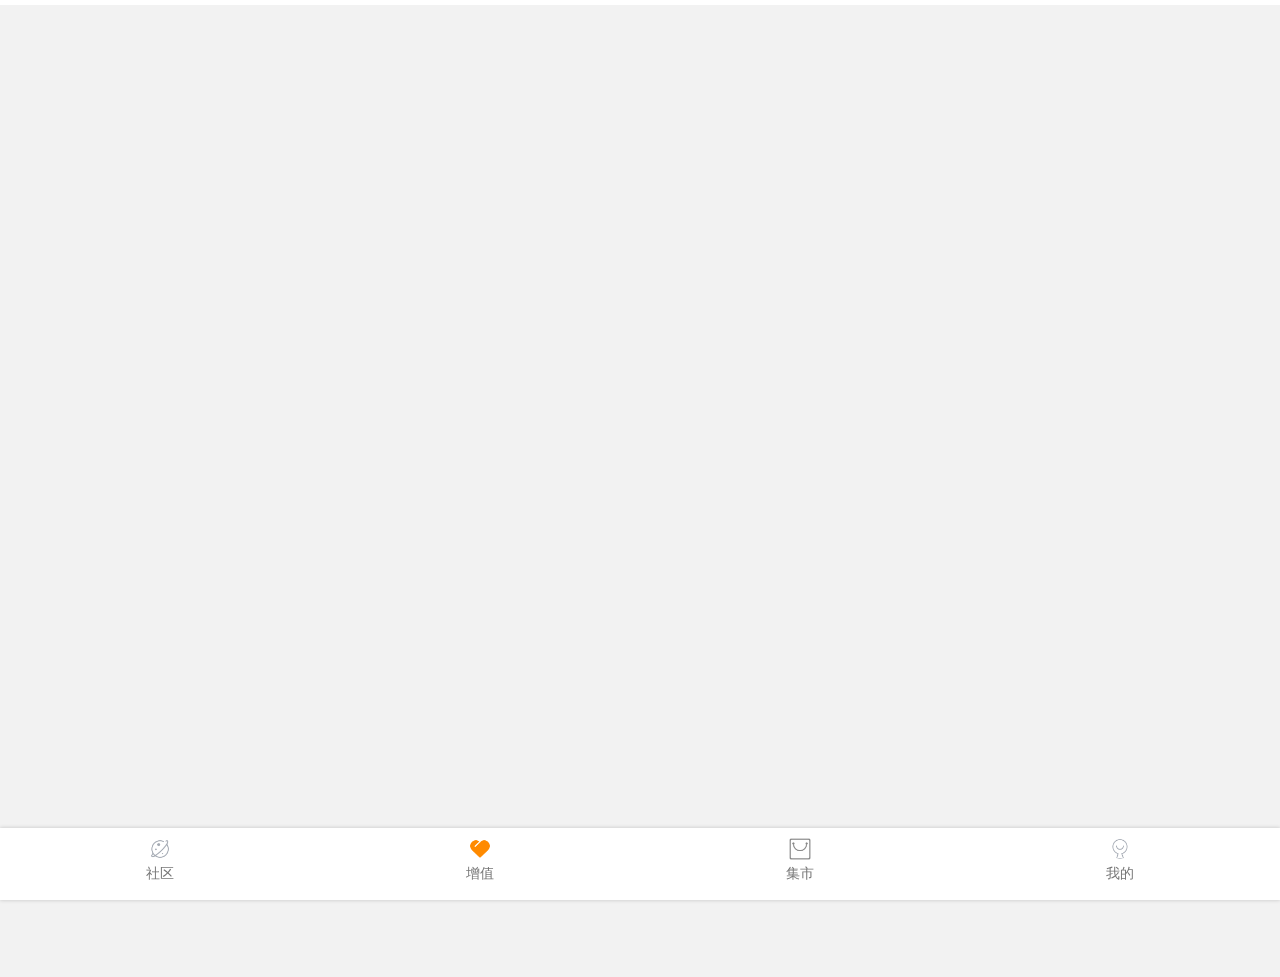
<file: home/index.html>
<!DOCTYPE html><html><head><meta charset=utf-8><meta name=viewport content="width=device-width,minimum-scale=1,maximum-scale=1,initial-scale=1,user-scalable=no"><title></title><link href=./static/css/app.fabaf3fc1d0fb4043653e69cf8d219d9.css rel=stylesheet></head><script src=../static/jquery-3.0.0.min.js></script><script src=../static/common.js></script><script src=../static/config.js></script><style> a,button,input{-webkit-tap-highlight-color:rgba(255,0,0,0);}</style><body><div id=app></div><script type=text/javascript src=./static/js/manifest.c671b31a6294c60d458b.js></script><script type=text/javascript src=./static/js/app.440061b6df6b3d3c9a5c.js></script></body></html>
</file>
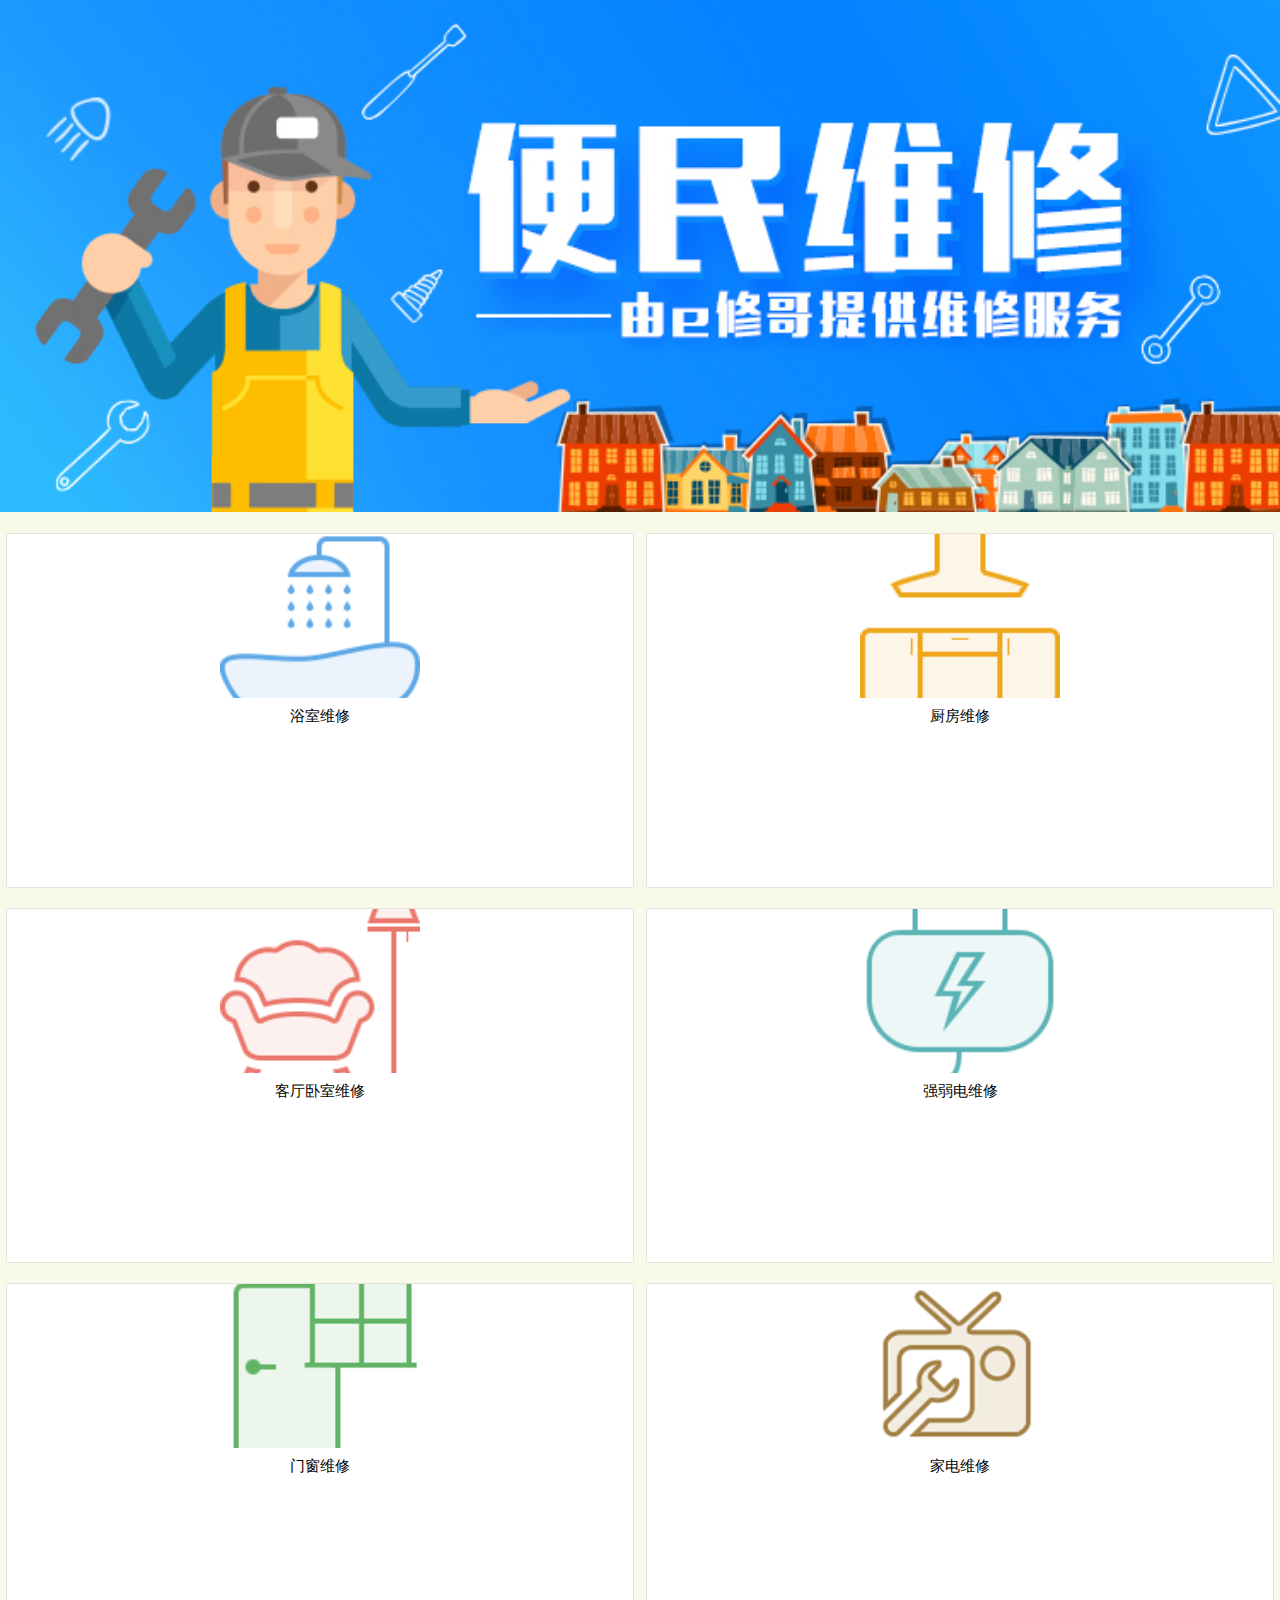
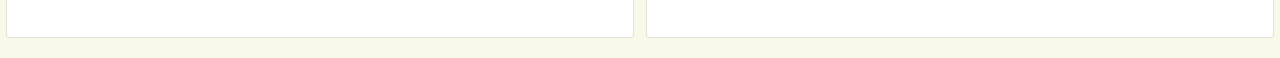
<file: repair/index.html>
<!DOCTYPE html><html><head><meta charset=utf-8><title></title><meta name=viewport content="width=device-width,minimum-scale=1,maximum-scale=1,initial-scale=1,user-scalable=no"><link href=./static/css/app.0c6885635509e8c83ceb132da5e01308.css rel=stylesheet></head><script src=https://code.jquery.com/jquery-3.0.0.min.js></script><script src=../static/common.js></script><script src=../static/config.js></script><style> a,button,input{-webkit-tap-highlight-color:rgba(255,0,0,0);}</style><body><div id=app></div><script type=text/javascript src=./static/js/manifest.f0032cb96201d3ec1338.js></script><script type=text/javascript src=./static/js/app.cc15af75fbbdd7a9274b.js></script></body></html>
</file>
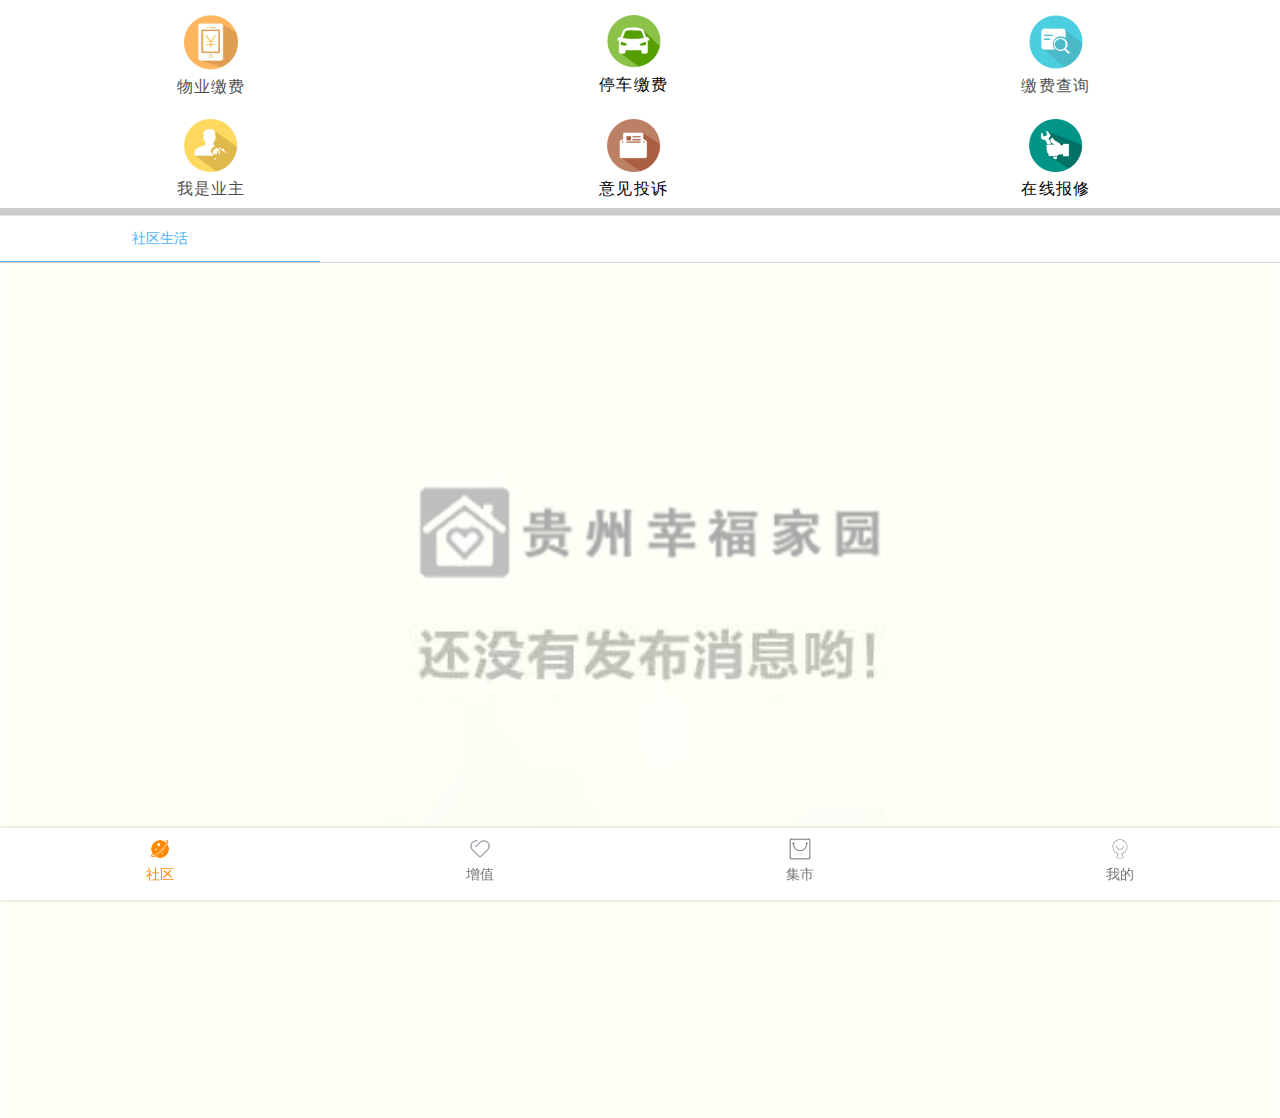
<file: wuye/index.html>
<!DOCTYPE html><html><head><meta charset=utf-8><title></title><meta name=viewport content="width=device-width,minimum-scale=1,maximum-scale=1,initial-scale=1,user-scalable=no"><meta http-equiv=cache-control content="no-cache, no-store, must-revalidate"><meta http-equiv=pragma content=no-cache><meta http-equiv=expires content=0><script src=../static/jquery-3.0.0.min.js></script><script src="../static/common.js?v=321"></script><script src="../static/config.js?v=123"></script><link href="./static/css/app.b31f900fc12b8228ebce490e920c4d3d.css?v=1574911639203" rel=stylesheet></head><style>/*  a,button,input{-webkit-tap-highlight-color:rgba(255,0,0,0);} */
    html {
      height: 100%;
    }</style><body><div id=app></div><script type=text/javascript src="./static/js/manifest.9ccd5f8b443bfda523fb.js?v=1574911639203"></script><script type=text/javascript src="./static/js/app.578e7d8f4152b042caef.js?v=1574911639203"></script></body></html>
</file>
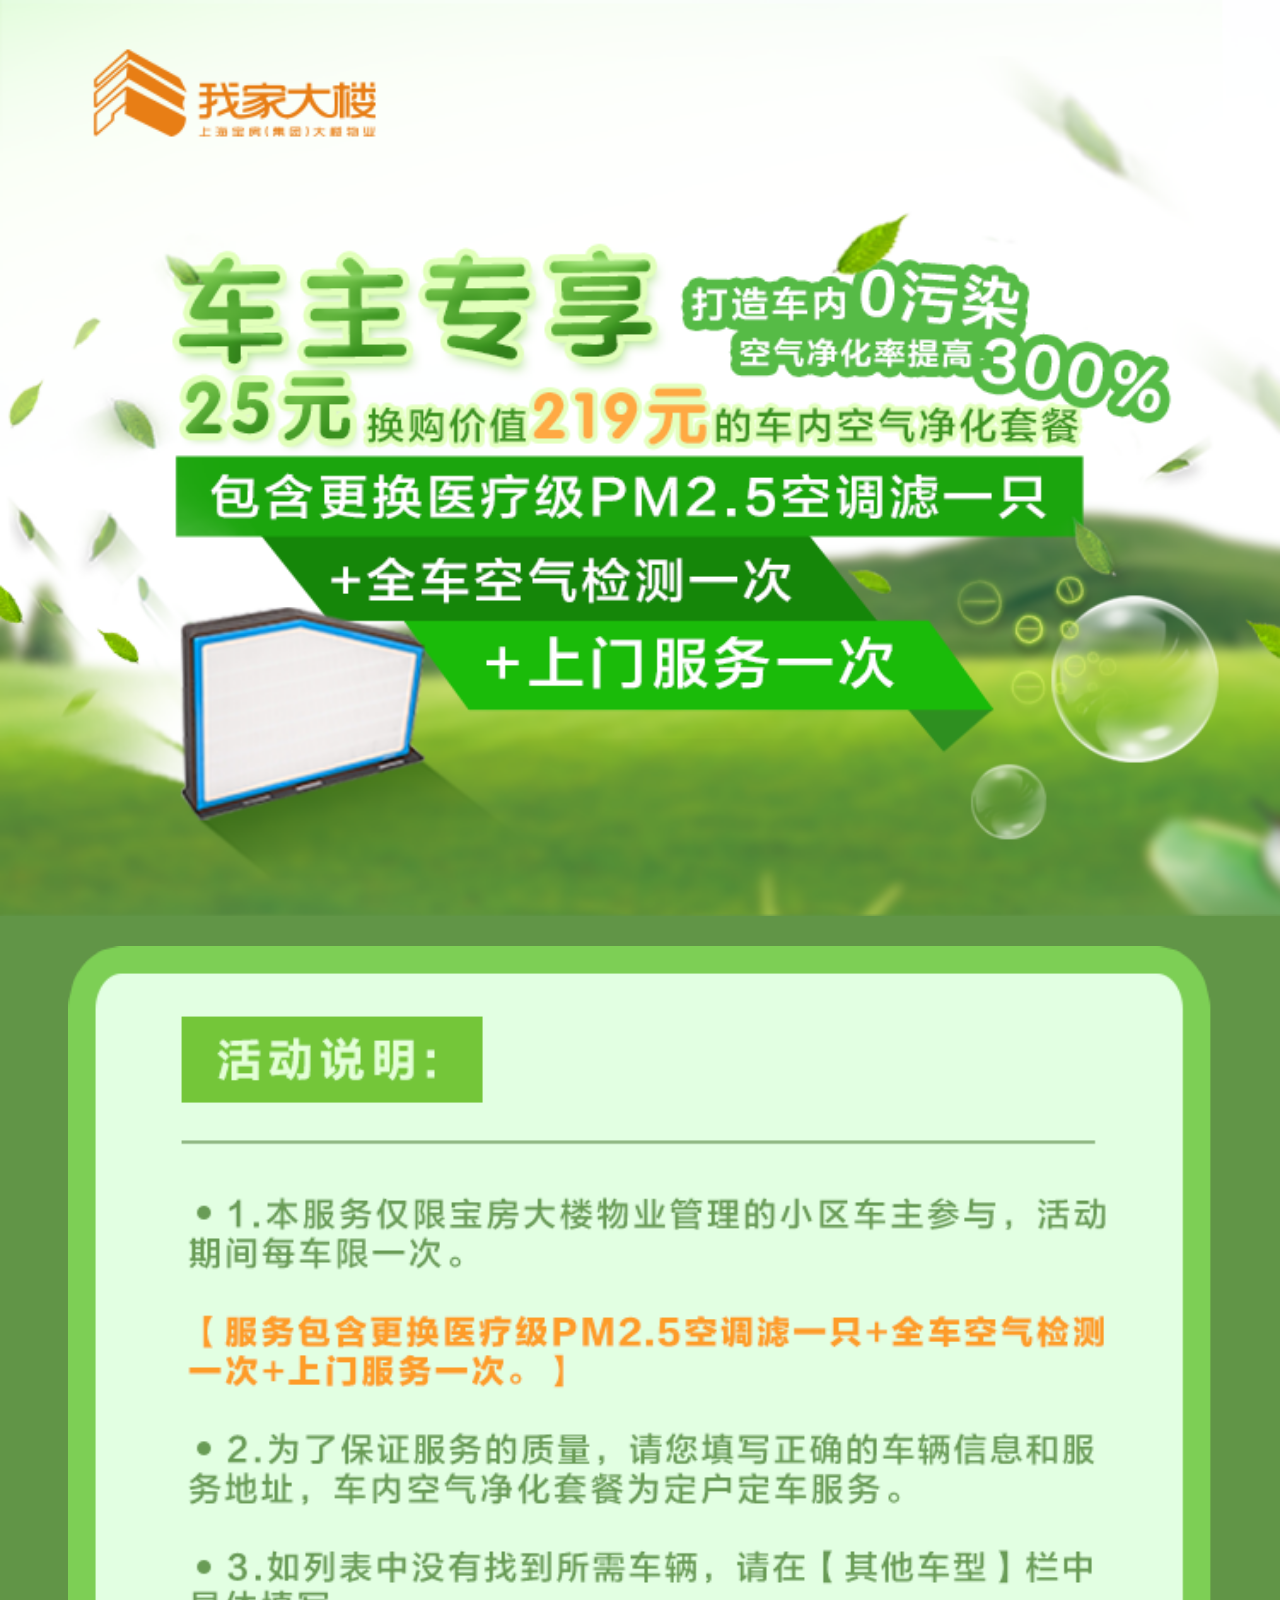
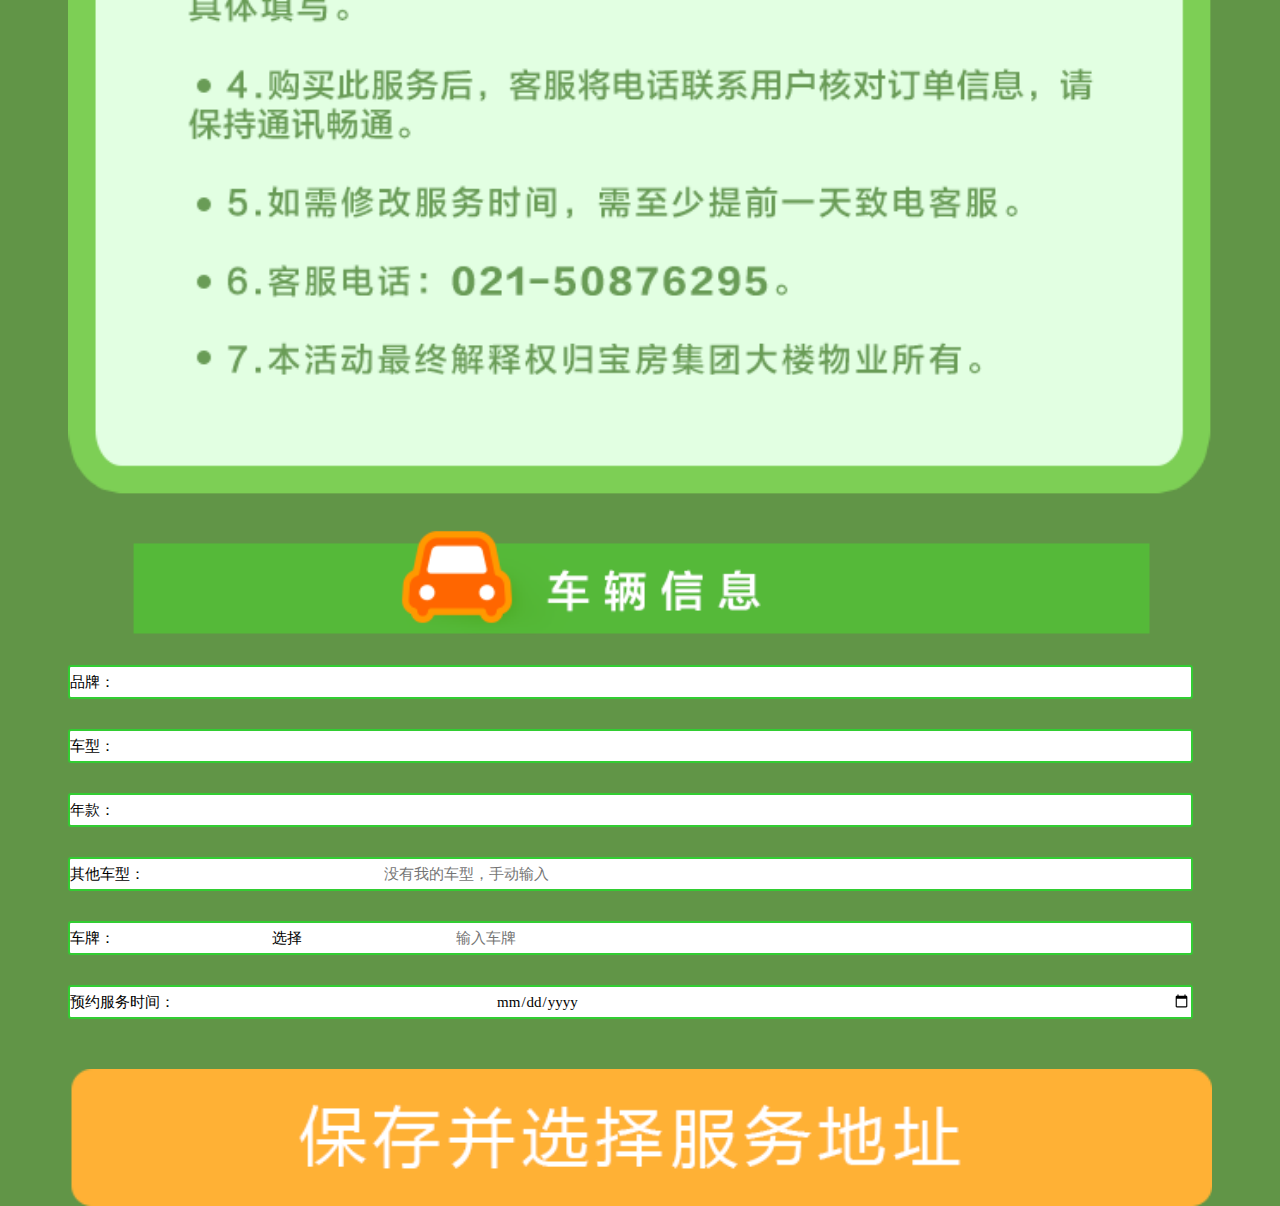
<file: group/cdd_car_service.html>
<!DOCTYPE html>
<html>
<head>
<meta name="viewport" content="width=device-width, initial-scale=1, maximum-scale=1, user-scalable=no"  />
<meta content="telephone=no" name="format-detection" />
<meta charset="UTF-8">
<link rel="stylesheet" href="../static/css/swiper.css">
<link rel="stylesheet" href="../static/css/common.css">
<link rel="stylesheet" href="../static/css/header.css">
<script src="../static/js/jquery.js"></script>
<script src="../static/js/fastclick.min-1.0.6.js"></script>
<script src="../static/js/common_v3.js?v=20160720"></script>
<script src="cdd_car_service.js?v=23"></script>
<style type="text/css">
._banner{position:relative ;width: 100%;height: 100%;}
._content{
position: relative;width: 100%;height: 100%;top:0;background-color: #619547;
}
._content ._center{
position: relative;left:5.33%;width: 89.34%;height: 100%;
}
._content ._center ._center_img{
position: relative;height: 100%;width: 100%;padding-top:30px;
}

._content ._center ._center_button_carinfo{
position: relative;height: 100%;width: 100%;margin-top:30px;
}

._content ._center ._select_div{
	position: relative;height: 100%;width: 98%;margin-top:30px;margin-bottom:30px;
	background-color: #FFFFFF;border:2px solid #32CD32;border-radius:3px;height: 30px;
	line-height: 30px;font-size: 15px;
}
._content ._center ._select_div div:nth-child(1){
	position: relative;width: 18%;float: left;
}
._content ._center ._select_div div:nth-child(2){
	position: relative;width: 82%;float: left;
}
._content ._center ._select_div div:nth-child(2) select{
	border:0; width: 95%;background-color: #FFFFFF;
}

._content ._center ._select_div div:nth-child(2) select option{
}

._content ._center ._select_div [name='requireDate']{
	float: left;width:100%;height: 30px; line-height: 30px;border: 0;background-color: #FFFFFF;
}
._content ._center ._select_div [name='inputCarStyle']{
	float: left;width:100%;height: 30px; line-height: 30px;border: 0;background-color: #FFFFFF;
}
._content ._center ._select_div [name='licensePlateProvince']{
	float: left;height: 30px; line-height: 30px;
}

._content ._center ._select_div [name='licensePlate']{
	float: left;width:80%;height: 30px; line-height: 30px;border: 0;background-color: #FFFFFF;
}
._content ._center ._baocun{
	position: relative;height: 100%;width: 100%;margin-top:50px;margin-bottom:50px;
}

img{width: 100%;display:block;}
</style>
</head>
<body>
<form action="">
<!-- banner图片，一张 -->
<div class="_banner">
	<img src="../static/images/group/cdd_car_service/1.1_img_banner.png">
</div>
<!-- banner图片以下的部分，统一背景色 -->
<div class="_content">
	<!-- 统一两边留空隙，内容都放到中间 -->
	<div class="_center">
		<!-- 说明内容图片 -->
		<div class="_center_img">
			<img src="../static/images/group/cdd_car_service/1.2_img_huodongshuoming.png">
		</div>
		<!-- “车辆信息”图标 -->
		<div class="_center_button_carinfo">
			<img src="../static/images/group/cdd_car_service/1.3_img_cheliangxinxi.png">
		</div>
		
		<!-- input 列表 -->
		<!-- 品牌 -->
		<div class="_select_div">
				<div>品牌：</div>
				<div>
					<select name="carBrandId">
		            </select>
				</div>
		</div>
		<!-- 车型 -->
		<div class="_select_div">
				<div>车型：</div>
				<div>
					<select name="carStyleId">
					</select>
				</div>
		</div>
		<!-- 年款 -->
		<div class="_select_div">
				<div>年款：</div>
				<div>
					<select name="carYearId">
					</select>
				</div>
		</div>
		
		<!-- 其他车型 -->
		<div class="_select_div">
				<div style="width: 28%;">其他车型：</div>
				<div style="width: 72%;">
					<input name="inputCarStyle" style=""  maxlength="30" value="" placeholder="没有我的车型，手动输入"/>
				</div>
		</div>
		<!-- 车牌 -->
		<div class="_select_div">
				<div>车牌：</div>
				<div>
					<select style="width:20%;" name="licensePlateProvince">
						<option value="">选择</option>
						<option value="沪">沪</option>
						<option value="苏">苏</option>
						<option value="浙">浙</option>
						<option value="皖">皖</option>
						<option value="京">京</option>
						<option value="津">津</option>
						<option value="渝">渝</option>
						<option value="冀">冀</option>
						<option value="豫">豫</option>
						<option value="云">云</option>
						<option value="辽">辽</option>
						<option value="黑">黑</option>
						<option value="湘">湘</option>
						<option value="鲁">鲁</option>
						<option value="新">新</option>
						<option value="赣">赣</option>
						<option value="桂">桂</option>
						<option value="甘">甘</option>
						<option value="晋">晋</option>
						<option value="蒙">蒙</option>
						<option value="陕">陕</option>
						<option value="吉">吉</option>
						<option value="闽">闽</option>
						<option value="贵">贵</option>
						<option value="粤">粤</option>
						<option value="青">青</option>
						<option value="藏">藏</option>
						<option value="琼">琼</option>
						<option value="鄂">鄂</option>
						<option value="川">川</option>
						<option value="宁">宁</option>
					</select>
					<input name="licensePlate" style="width:79%;" maxlength="15" value="" placeholder="输入车牌"/>
				</div>
		</div>
		<!-- 其他车型 -->
		<div class="_select_div">
				<div style="width: 38%;">预约服务时间：</div>
				<div style="width: 62%;">
					<input name="requireDate" type="date" value="" placeholder="选择时间"/>
				</div>
		</div>
		<!-- “保存”图标 -->
		<div class="_baocun">
			<img src="../static/images/group/cdd_car_service/1.4_img_baocun.png">
		</div>
		
	</div>
</div>
</form>
</body>
</html>
</file>
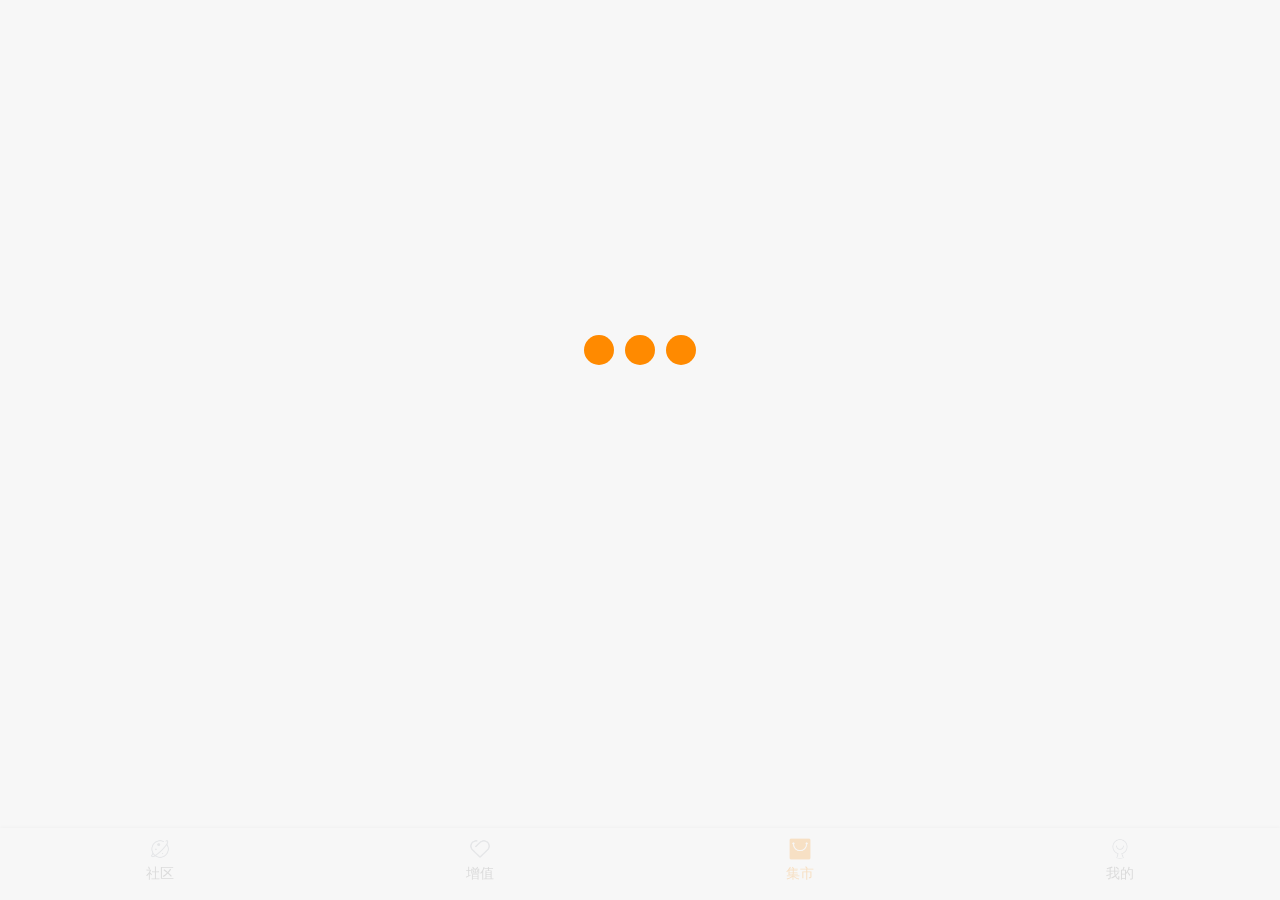
<file: group/onsales.html>
<!DOCTYPE html><html><head><meta charset=utf-8><meta name=viewport content="width=device-width,minimum-scale=1,maximum-scale=1,initial-scale=1,user-scalable=no"><title></title><link href=./static/css/app.302c5f200a512cd263a58c8882901fa4.css rel=stylesheet></head><script src=../static/jquery-3.0.0.min.js></script><script src=../static/common.js></script><style> a,button,input{-webkit-tap-highlight-color:rgba(255,0,0,0);}
    /* html{font-size:62.5%} */</style><body><div id=app></div><script type=text/javascript src=./static/js/manifest.4296560a575a4834d7051571283790285.js></script><script type=text/javascript src=./static/js/app.35e0eecea63038caf84e1571283790285.js></script></body></html>
</file>
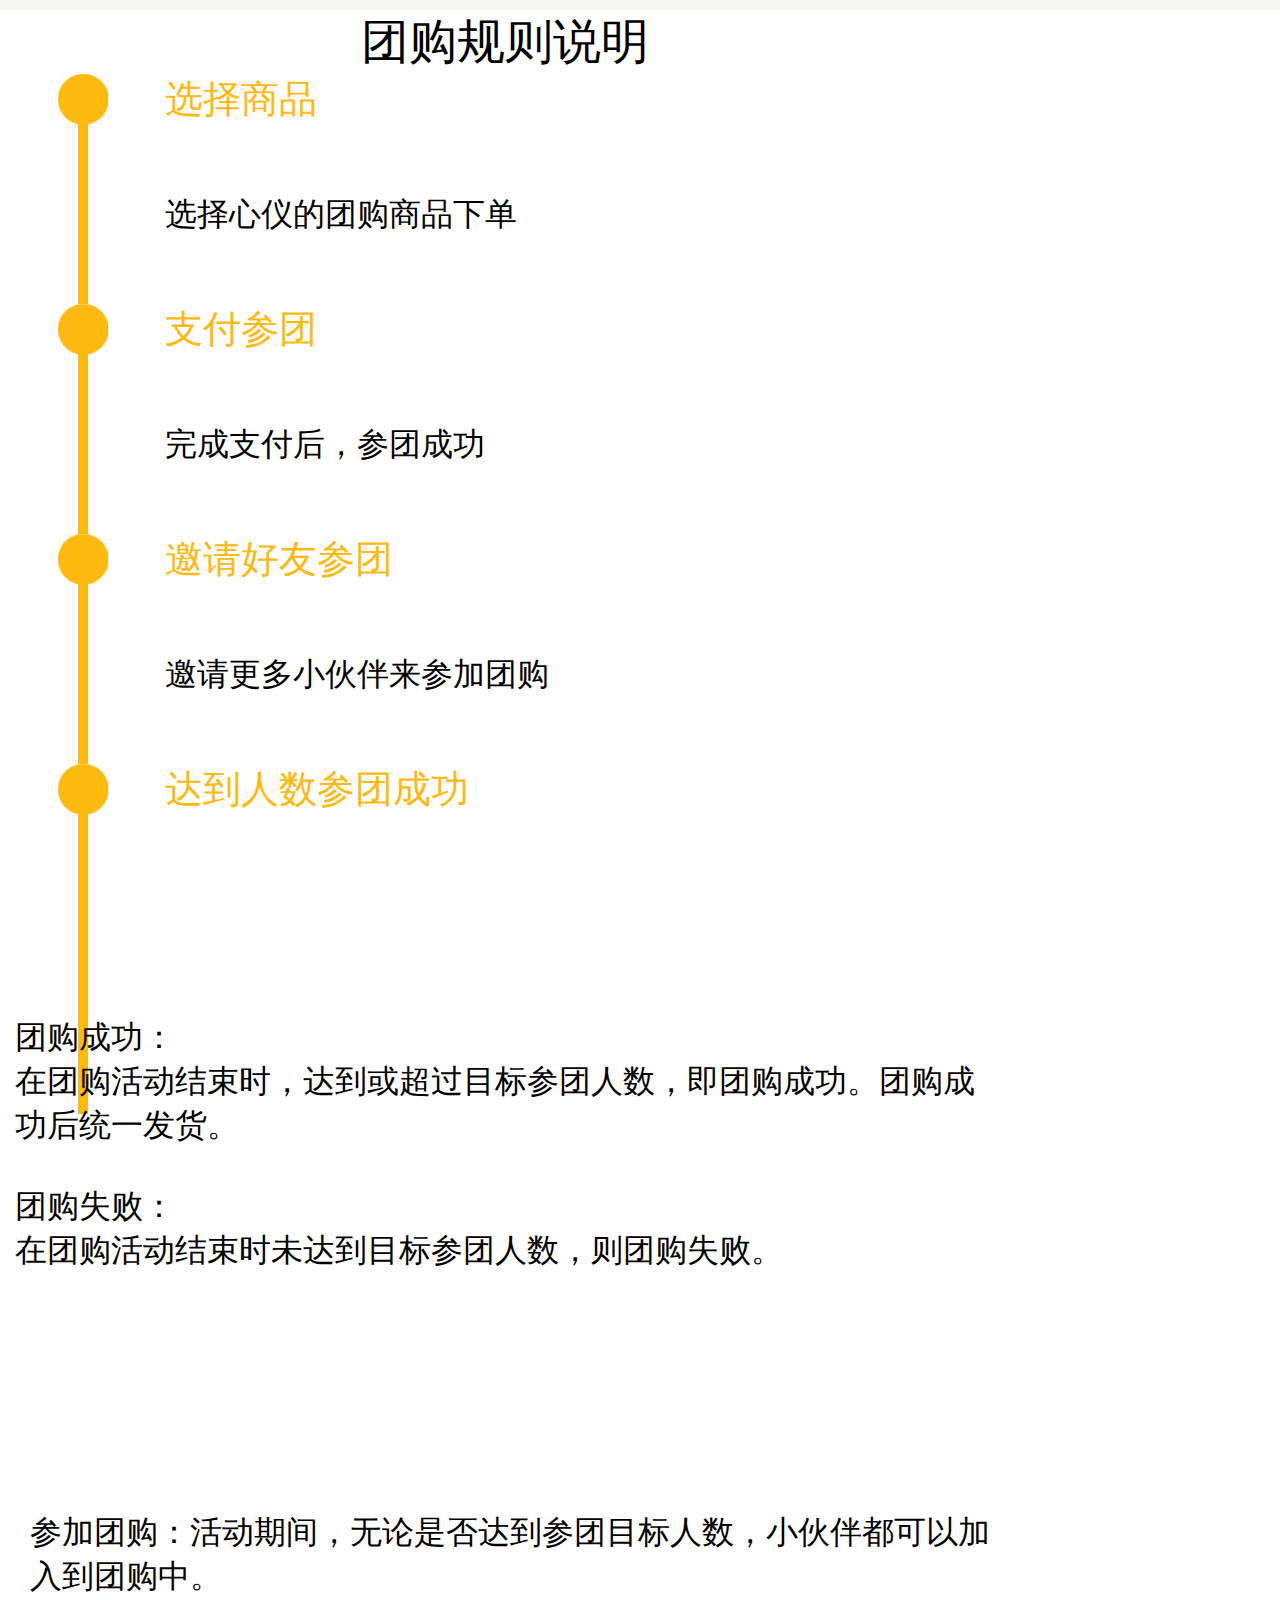
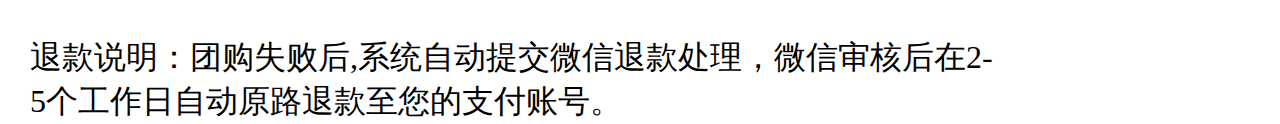
<file: group/sgrouprule.html>
<!DOCTYPE html PUBLIC "-//W3C//DTD XHTML 1.0 Transitional//EN" "http://www.w3.org/TR/xhtml1/DTD/xhtml1-transitional.dtd">
<html xmlns="http://www.w3.org/1999/xhtml">
<head>
<meta http-equiv="Content-Type" content="text/html; charset=utf-8" />
	<link rel="stylesheet" href="../static/css/common.css?v=20151217">
<title>团购规则</title>

<style type="text/css">
  body{
   margin:0px;
   padding:0px;
   font-size:32px;
   background-color:#FFFFFF;
   text-align:left
  }
  #container{
   width:980px;

   padding-left: 15px;
   padding-right: 15px;
  }
  #titleDiv{
   text-align:center;
   font-size:48px;
  }
  #clear{
   clear:both;
  }
  .subtitleImageClass,.subTitleClass{
   float:left;
   height:50px;
   line-height:50px;
   font-size:38px;
  }
  .bodyImageClass,.bodyClass{
   float:left;
   height:180px;
   line-height:180px; 
  }
  .subTitleClass{
   color:#FFBA0F;
  }
  #successImage3,#successBodyDiv{
   float:left;
   height:330px;
  }
  #bottomDiv{
   margin-left:15px;
  }
  #successBodyDiv{
   height: 330px;
   position: relative
  }
  #successBodyDiv div{position: absolute;top: 50%;left: 0}
  #successBodyDiv p{position: relative;top: -50%}
  #successBodyDiv{position: static;display:table}
  #successBodyDiv>div{display:table-cell;vertical-align:middle;position:static}
 

</style>
</head>

<body>
<div class="divider"></div>
 <div id="container">
  <div id="titleDiv">团购规则说明</div>
   <div id="selectImage1" class="subtitleImageClass"><img src="../static/images/group/img_rule1.png" /></div>
   <div id="selectTitleDiv" class="subTitleClass">选择商品</div>
   <div id="clear"></div>
   <div id="selectImage2" class="bodyImageClass"><img src="../static/images/group/img_rule2.png" /></div>
   <div id="selectBodyDiv" class="bodyClass">选择心仪的团购商品下单</div>


   <div id="clear"></div>
   
   <div id="payImage1" class="subtitleImageClass"><img src="../static/images/group/img_rule1.png" /></div>
   <div id="payTitleDiv" class="subTitleClass">支付参团</div>
   <div id="clear"></div>
   <div id="payImage2" class="bodyImageClass"><img src="../static/images/group/img_rule2.png" /></div>
   <div id="payBodyDiv" class="bodyClass">完成支付后，参团成功</div>
   
   <div id="clear"></div>
   
   <div id="inviteImage1" class="subtitleImageClass"><img src="../static/images/group/img_rule1.png" /></div>
   <div id="inviteTitleDiv" class="subTitleClass">邀请好友参团</div>
   <div id="clear"></div>
   <div id="inviteImage2" class="bodyImageClass"><img src="../static/images/group/img_rule2.png" /></div>
   <div id="inviteBodyDiv" class="bodyClass">邀请更多小伙伴来参加团购</div>

   
   <div id="clear"></div>
   
   <div id="successImage1" class="subtitleImageClass"><img src="../static/images/group/img_rule1.png" /></div>
   <div id="successTitleDiv" class="subTitleClass">达到人数参团成功</div>

   <div id="clear"></div>
   <div id="successImage3"><img src="../static/images/group/img_rule3.png" /></div>
   <div id="successBodyDiv">
   <div>
   <p>
   团购成功：
   <br />
   在团购活动结束时，达到或超过目标参团人数，即团购成功。团购成功后统一发货。
   <br />
   <br />
   团购失败：
   <br />
   在团购活动结束时未达到目标参团人数，则团购失败。

   </p>
   </div>
   </div>
   
   <div id="clear"></div>
   
   <div id="bottomDiv" class="bottomClass">
   <br />
   参加团购：活动期间，无论是否达到参团目标人数，小伙伴都可以加入到团购中。
   <br />
   <br />
   退款说明：团购失败后,系统自动提交微信退款处理，微信审核后在2-5个工作日自动原路退款至您的支付账号。

   </div>
  </div>

</body>
</html>
</file>
<file: wuye/static/css/app.b31f900fc12b8228ebce490e920c4d3d.css>
#app{font-size:.26rem}#app,body{height:100%}body{-webkit-tap-highlight-color:transparent}.mint-header{-webkit-box-align:center;-ms-flex-align:center;align-items:center;background-color:#26a2ff;box-sizing:border-box;color:#fff;display:-webkit-box;display:-ms-flexbox;display:flex;font-size:14px;height:40px;line-height:1;padding:0 10px;position:relative;text-align:center;white-space:nowrap}.mint-header .mint-button{background-color:transparent;border:0;box-shadow:none;color:inherit;display:inline-block;padding:0;font-size:inherit}.mint-header .mint-button:after{content:none}.mint-header.is-fixed{top:0;right:0;left:0;position:fixed;z-index:1}.mint-header-button{-webkit-box-flex:.5;-ms-flex:.5;flex:.5}.mint-header-button>a{color:inherit}.mint-header-button.is-right{text-align:right}.mint-header-button.is-left{text-align:left}.mint-header-title{overflow:hidden;text-overflow:ellipsis;white-space:nowrap;font-size:inherit;font-weight:400;-webkit-box-flex:1;-ms-flex:1;flex:1}.mint-button{-webkit-appearance:none;-moz-appearance:none;appearance:none;border-radius:4px;border:0;box-sizing:border-box;color:inherit;display:block;font-size:18px;height:41px;outline:0;overflow:hidden;position:relative;text-align:center}.mint-button:after{background-color:#000;content:" ";opacity:0;top:0;right:0;bottom:0;left:0;position:absolute}.mint-button:not(.is-disabled):active:after{opacity:.4}.mint-button.is-disabled{opacity:.6}.mint-button-icon{vertical-align:middle;display:inline-block}.mint-button--default{color:#656b79;background-color:#f6f8fa;box-shadow:0 0 1px #b8bbbf}.mint-button--default.is-plain{border:1px solid #5a5a5a;background-color:transparent;box-shadow:none;color:#5a5a5a}.mint-button--primary{color:#fff;background-color:#26a2ff}.mint-button--primary.is-plain{border:1px solid #26a2ff;background-color:transparent;color:#26a2ff}.mint-button--danger{color:#fff;background-color:#ef4f4f}.mint-button--danger.is-plain{border:1px solid #ef4f4f;background-color:transparent;color:#ef4f4f}.mint-button--large{display:block;width:100%}.mint-button--normal,.mint-button--small{display:inline-block;padding:0 12px}.mint-button--small{font-size:14px;height:33px}.mint-cell{background-color:#fff;box-sizing:border-box;color:inherit;min-height:48px;display:block;overflow:hidden;position:relative;text-decoration:none}.mint-cell img{vertical-align:middle}.mint-cell:first-child .mint-cell-wrapper{background-origin:border-box}.mint-cell:last-child{background-image:-webkit-linear-gradient(bottom,#d9d9d9,#d9d9d9 50%,transparent 0);background-image:linear-gradient(0deg,#d9d9d9,#d9d9d9 50%,transparent 0);background-size:100% 1px;background-repeat:no-repeat;background-position:bottom}.mint-cell-wrapper{background-image:-webkit-linear-gradient(top,#d9d9d9,#d9d9d9 50%,transparent 0);background-image:linear-gradient(180deg,#d9d9d9,#d9d9d9 50%,transparent 0);background-size:120% 1px;background-repeat:no-repeat;background-position:0 0;background-origin:content-box;-webkit-box-align:center;-ms-flex-align:center;align-items:center;box-sizing:border-box;display:-webkit-box;display:-ms-flexbox;display:flex;font-size:16px;line-height:1;min-height:inherit;overflow:hidden;padding:0 10px;width:100%}.mint-cell-mask:after{background-color:#000;content:" ";opacity:0;top:0;right:0;bottom:0;left:0;position:absolute}.mint-cell-mask:active:after{opacity:.1}.mint-cell-text{vertical-align:middle}.mint-cell-label{color:#888;display:block;font-size:12px;margin-top:6px}.mint-cell-title{-webkit-box-flex:1;-ms-flex:1;flex:1}.mint-cell-value{color:#888;display:-webkit-box;display:-ms-flexbox;display:flex;-webkit-box-align:center;-ms-flex-align:center;align-items:center}.mint-cell-value.is-link{margin-right:24px}.mint-cell-left{position:absolute;height:100%;left:0;-webkit-transform:translate3d(-100%,0,0);transform:translate3d(-100%,0,0)}.mint-cell-right{position:absolute;height:100%;right:0;top:0;-webkit-transform:translate3d(100%,0,0);transform:translate3d(100%,0,0)}.mint-cell-allow-right:after{border:2px solid #c8c8cd;border-bottom-width:0;border-left-width:0;content:" ";top:50%;right:20px;position:absolute;width:5px;height:5px;-webkit-transform:translateY(-50%) rotate(45deg);transform:translateY(-50%) rotate(45deg)}.mint-cell-swipe .mint-cell-wrapper{position:relative}.mint-cell-swipe .mint-cell-left,.mint-cell-swipe .mint-cell-right,.mint-cell-swipe .mint-cell-wrapper{-webkit-transition:-webkit-transform .15s ease-in-out;transition:-webkit-transform .15s ease-in-out;transition:transform .15s ease-in-out;transition:transform .15s ease-in-out,-webkit-transform .15s ease-in-out}.mint-cell-swipe-buttongroup{height:100%}.mint-cell-swipe-button{height:100%;display:inline-block;padding:0 10px;line-height:48px}.mint-field{display:-webkit-box;display:-ms-flexbox;display:flex}.mint-field .mint-cell-title{width:105px;-webkit-box-flex:0;-ms-flex:none;flex:none}.mint-field .mint-cell-value{-webkit-box-flex:1;-ms-flex:1;flex:1;color:inherit;display:-webkit-box;display:-ms-flexbox;display:flex}.mint-field.is-nolabel .mint-cell-title{display:none}.mint-field.is-textarea{-webkit-box-align:inherit;-ms-flex-align:inherit;align-items:inherit}.mint-field.is-textarea .mint-cell-title{padding:10px 0}.mint-field.is-textarea .mint-cell-value{padding:5px 0}.mint-field-core{-webkit-appearance:none;-moz-appearance:none;appearance:none;border-radius:0;border:0;-webkit-box-flex:1;-ms-flex:1;flex:1;outline:0;line-height:1.6;font-size:inherit;width:100%}.mint-field-clear{opacity:.2}.mint-field-state{color:inherit;margin-left:20px}.mint-field-state .mintui{font-size:20px}.mint-field-state.is-default{margin-left:0}.mint-field-state.is-success{color:#4caf50}.mint-field-state.is-warning{color:#ffc107}.mint-field-state.is-error{color:#f44336}.mint-field-other{top:0;right:0;position:relative}.mint-badge{color:#fff;text-align:center;display:inline-block}.mint-badge.is-size-large{border-radius:14px;font-size:18px;padding:2px 10px}.mint-badge.is-size-small{border-radius:8px;font-size:12px;padding:2px 6px}.mint-badge.is-size-normal{border-radius:12px;font-size:15px;padding:2px 8px}.mint-badge.is-warning{background-color:#ffc107}.mint-badge.is-error{background-color:#f44336}.mint-badge.is-primary{background-color:#26a2ff}.mint-badge.is-success{background-color:#4caf50}.mint-switch{display:-webkit-box;display:-ms-flexbox;display:flex;-webkit-box-align:center;-ms-flex-align:center;align-items:center;position:relative}.mint-switch *{pointer-events:none}.mint-switch-label{margin-left:10px;display:inline-block}.mint-switch-label:empty{margin-left:0}.mint-switch-core{display:inline-block;position:relative;width:52px;height:32px;border:1px solid #d9d9d9;border-radius:16px;box-sizing:border-box;background:#d9d9d9}.mint-switch-core:after,.mint-switch-core:before{content:" ";top:0;left:0;position:absolute;-webkit-transition:-webkit-transform .3s;transition:-webkit-transform .3s;transition:transform .3s;transition:transform .3s,-webkit-transform .3s;border-radius:15px}.mint-switch-core:after{width:30px;height:30px;background-color:#fff;box-shadow:0 1px 3px rgba(0,0,0,.4)}.mint-switch-core:before{width:50px;height:30px;background-color:#fdfdfd}.mint-switch-input{display:none}.mint-switch-input:checked+.mint-switch-core{border-color:#26a2ff;background-color:#26a2ff}.mint-switch-input:checked+.mint-switch-core:before{-webkit-transform:scale(0);transform:scale(0)}.mint-switch-input:checked+.mint-switch-core:after{-webkit-transform:translateX(20px);transform:translateX(20px)}.mint-spinner-snake{-webkit-animation:mint-spinner-rotate .8s infinite linear;animation:mint-spinner-rotate .8s infinite linear;border:4px solid transparent;border-radius:50%}@-webkit-keyframes mint-spinner-rotate{0%{-webkit-transform:rotate(0deg);transform:rotate(0deg)}to{-webkit-transform:rotate(1turn);transform:rotate(1turn)}}@keyframes mint-spinner-rotate{0%{-webkit-transform:rotate(0deg);transform:rotate(0deg)}to{-webkit-transform:rotate(1turn);transform:rotate(1turn)}}.mint-spinner-double-bounce{position:relative}.mint-spinner-double-bounce-bounce1,.mint-spinner-double-bounce-bounce2{width:100%;height:100%;border-radius:50%;opacity:.6;position:absolute;top:0;left:0;-webkit-animation:mint-spinner-double-bounce 2s infinite ease-in-out;animation:mint-spinner-double-bounce 2s infinite ease-in-out}.mint-spinner-double-bounce-bounce2{-webkit-animation-delay:-1s;animation-delay:-1s}@-webkit-keyframes mint-spinner-double-bounce{0%,to{-webkit-transform:scale(0);transform:scale(0)}50%{-webkit-transform:scale(1);transform:scale(1)}}@keyframes mint-spinner-double-bounce{0%,to{-webkit-transform:scale(0);transform:scale(0)}50%{-webkit-transform:scale(1);transform:scale(1)}}.mint-spinner-triple-bounce-bounce1,.mint-spinner-triple-bounce-bounce2,.mint-spinner-triple-bounce-bounce3{border-radius:100%;display:inline-block;-webkit-animation:mint-spinner-triple-bounce 1.4s infinite ease-in-out both;animation:mint-spinner-triple-bounce 1.4s infinite ease-in-out both}.mint-spinner-triple-bounce-bounce1{-webkit-animation-delay:-.32s;animation-delay:-.32s}.mint-spinner-triple-bounce-bounce2{-webkit-animation-delay:-.16s;animation-delay:-.16s}@-webkit-keyframes mint-spinner-triple-bounce{0%,80%,to{-webkit-transform:scale(0);transform:scale(0)}40%{-webkit-transform:scale(1);transform:scale(1)}}@keyframes mint-spinner-triple-bounce{0%,80%,to{-webkit-transform:scale(0);transform:scale(0)}40%{-webkit-transform:scale(1);transform:scale(1)}}.mint-spinner-fading-circle{position:relative}.mint-spinner-fading-circle-circle{width:100%;height:100%;top:0;left:0;position:absolute}.mint-spinner-fading-circle-circle:before{content:" ";display:block;margin:0 auto;width:15%;height:15%;border-radius:100%;-webkit-animation:mint-fading-circle 1.2s infinite ease-in-out both;animation:mint-fading-circle 1.2s infinite ease-in-out both}.mint-spinner-fading-circle-circle.is-circle2{-webkit-transform:rotate(30deg);transform:rotate(30deg)}.mint-spinner-fading-circle-circle.is-circle2:before{-webkit-animation-delay:-1.1s;animation-delay:-1.1s}.mint-spinner-fading-circle-circle.is-circle3{-webkit-transform:rotate(60deg);transform:rotate(60deg)}.mint-spinner-fading-circle-circle.is-circle3:before{-webkit-animation-delay:-1s;animation-delay:-1s}.mint-spinner-fading-circle-circle.is-circle4{-webkit-transform:rotate(90deg);transform:rotate(90deg)}.mint-spinner-fading-circle-circle.is-circle4:before{-webkit-animation-delay:-.9s;animation-delay:-.9s}.mint-spinner-fading-circle-circle.is-circle5{-webkit-transform:rotate(120deg);transform:rotate(120deg)}.mint-spinner-fading-circle-circle.is-circle5:before{-webkit-animation-delay:-.8s;animation-delay:-.8s}.mint-spinner-fading-circle-circle.is-circle6{-webkit-transform:rotate(150deg);transform:rotate(150deg)}.mint-spinner-fading-circle-circle.is-circle6:before{-webkit-animation-delay:-.7s;animation-delay:-.7s}.mint-spinner-fading-circle-circle.is-circle7{-webkit-transform:rotate(180deg);transform:rotate(180deg)}.mint-spinner-fading-circle-circle.is-circle7:before{-webkit-animation-delay:-.6s;animation-delay:-.6s}.mint-spinner-fading-circle-circle.is-circle8{-webkit-transform:rotate(210deg);transform:rotate(210deg)}.mint-spinner-fading-circle-circle.is-circle8:before{-webkit-animation-delay:-.5s;animation-delay:-.5s}.mint-spinner-fading-circle-circle.is-circle9{-webkit-transform:rotate(240deg);transform:rotate(240deg)}.mint-spinner-fading-circle-circle.is-circle9:before{-webkit-animation-delay:-.4s;animation-delay:-.4s}.mint-spinner-fading-circle-circle.is-circle10{-webkit-transform:rotate(270deg);transform:rotate(270deg)}.mint-spinner-fading-circle-circle.is-circle10:before{-webkit-animation-delay:-.3s;animation-delay:-.3s}.mint-spinner-fading-circle-circle.is-circle11{-webkit-transform:rotate(300deg);transform:rotate(300deg)}.mint-spinner-fading-circle-circle.is-circle11:before{-webkit-animation-delay:-.2s;animation-delay:-.2s}.mint-spinner-fading-circle-circle.is-circle12{-webkit-transform:rotate(330deg);transform:rotate(330deg)}.mint-spinner-fading-circle-circle.is-circle12:before{-webkit-animation-delay:-.1s;animation-delay:-.1s}@-webkit-keyframes mint-fading-circle{0%,39%,to{opacity:0}40%{opacity:1}}@keyframes mint-fading-circle{0%,39%,to{opacity:0}40%{opacity:1}}.mint-tab-item{display:block;padding:7px 0;-webkit-box-flex:1;-ms-flex:1;flex:1;text-decoration:none}.mint-tab-item-icon{width:24px;height:24px;margin:0 auto 5px}.mint-tab-item-icon:empty{display:none}.mint-tab-item-icon>*{display:block;width:100%;height:100%}.mint-tab-item-label{color:inherit;font-size:12px;line-height:1}.mint-tab-container-item{-ms-flex-negative:0;flex-shrink:0;width:100%}.mint-tab-container{overflow:hidden;position:relative}.mint-tab-container .swipe-transition{-webkit-transition:-webkit-transform .15s ease-in-out;transition:-webkit-transform .15s ease-in-out;transition:transform .15s ease-in-out;transition:transform .15s ease-in-out,-webkit-transform .15s ease-in-out}.mint-navbar,.mint-tab-container-wrap{display:-webkit-box;display:-ms-flexbox;display:flex}.mint-navbar{background-color:#fff;text-align:center}.mint-navbar .mint-tab-item{padding:17px 0;font-size:15px}.mint-navbar .mint-tab-item:last-child{border-right:0}.mint-navbar .mint-tab-item.is-selected{border-bottom:3px solid #26a2ff;color:#26a2ff;margin-bottom:-3px}.mint-navbar.is-fixed{top:0;right:0;left:0;position:fixed;z-index:1}.mint-tabbar{background-image:-webkit-linear-gradient(top,#d9d9d9,#d9d9d9 50%,transparent 0);background-image:linear-gradient(180deg,#d9d9d9,#d9d9d9 50%,transparent 0);background-size:100% 1px;background-repeat:no-repeat;background-position:0 0;position:relative;background-color:#fafafa;display:-webkit-box;display:-ms-flexbox;display:flex;right:0;bottom:0;left:0;position:absolute;text-align:center}.mint-tabbar>.mint-tab-item.is-selected{background-color:#eaeaea;color:#26a2ff}.mint-tabbar.is-fixed{right:0;bottom:0;left:0;position:fixed;z-index:1}.mint-search{height:100%;height:100vh;overflow:hidden}.mint-searchbar{position:relative;background-color:#d9d9d9;box-sizing:border-box;padding:8px 10px;z-index:1}.mint-searchbar,.mint-searchbar-inner{-webkit-box-align:center;-ms-flex-align:center;align-items:center;display:-webkit-box;display:-ms-flexbox;display:flex}.mint-searchbar-inner{background-color:#fff;border-radius:2px;-webkit-box-flex:1;-ms-flex:1;flex:1;height:28px;padding:4px 6px}.mint-searchbar-inner .mintui-search{font-size:12px;color:#d9d9d9}.mint-searchbar-core{-webkit-appearance:none;-moz-appearance:none;appearance:none;border:0;box-sizing:border-box;width:100%;height:100%;outline:0}.mint-searchbar-cancel{color:#26a2ff;margin-left:10px;text-decoration:none}.mint-search-list{overflow:auto;padding-top:44px;top:0;right:0;bottom:0;left:0;position:absolute}.mint-checklist .mint-cell{padding:0}.mint-checklist.is-limit .mint-checkbox-core:not(:checked){background-color:#d9d9d9;border-color:#d9d9d9}.mint-checklist-label{display:block;padding:0 10px}.mint-checklist-title{color:#888;display:block;font-size:12px;margin:8px}.mint-checkbox.is-right{float:right}.mint-checkbox-label{vertical-align:middle;margin-left:6px}.mint-checkbox-input{display:none}.mint-checkbox-input:checked+.mint-checkbox-core{background-color:#26a2ff;border-color:#26a2ff}.mint-checkbox-input:checked+.mint-checkbox-core:after{border-color:#fff;-webkit-transform:rotate(45deg) scale(1);transform:rotate(45deg) scale(1)}.mint-checkbox-input[disabled]+.mint-checkbox-core{background-color:#d9d9d9;border-color:#ccc}.mint-checkbox-core{display:inline-block;background-color:#fff;border-radius:100%;border:1px solid #ccc;position:relative;width:20px;height:20px;vertical-align:middle}.mint-checkbox-core:after{border:2px solid transparent;border-left:0;border-top:0;content:" ";top:3px;left:6px;position:absolute;width:4px;height:8px;-webkit-transform:rotate(45deg) scale(0);transform:rotate(45deg) scale(0);-webkit-transition:-webkit-transform .2s;transition:-webkit-transform .2s;transition:transform .2s;transition:transform .2s,-webkit-transform .2s}.mint-radiolist .mint-cell{padding:0}.mint-radiolist-label{display:block;padding:0 10px}.mint-radiolist-title{font-size:12px;margin:8px;display:block;color:#888}.mint-radio.is-right{float:right}.mint-radio-label{vertical-align:middle;margin-left:6px}.mint-radio-input{display:none}.mint-radio-input:checked+.mint-radio-core{background-color:#26a2ff;border-color:#26a2ff}.mint-radio-input:checked+.mint-radio-core:after{background-color:#fff;-webkit-transform:scale(1);transform:scale(1)}.mint-radio-input[disabled]+.mint-radio-core{background-color:#d9d9d9;border-color:#ccc}.mint-radio-core{box-sizing:border-box;display:inline-block;background-color:#fff;border-radius:100%;border:1px solid #ccc;position:relative;width:20px;height:20px;vertical-align:middle}.mint-radio-core:after{content:" ";border-radius:100%;top:5px;left:5px;position:absolute;width:8px;height:8px;-webkit-transition:-webkit-transform .2s;transition:-webkit-transform .2s;transition:transform .2s;transition:transform .2s,-webkit-transform .2s;-webkit-transform:scale(0);transform:scale(0)}.mint-loadmore{overflow:hidden}.mint-loadmore-content.is-dropped{-webkit-transition:.2s;transition:.2s}.mint-loadmore-bottom,.mint-loadmore-top{text-align:center;height:50px;line-height:50px}.mint-loadmore-top{margin-top:-50px}.mint-loadmore-bottom{margin-bottom:-50px}.mint-loadmore-spinner{display:inline-block;margin-right:5px;vertical-align:middle}.mint-loadmore-text{vertical-align:middle}.mint-actionsheet{position:fixed;background:#e0e0e0;width:100%;text-align:center;bottom:0;left:50%;-webkit-transform:translate3d(-50%,0,0);transform:translate3d(-50%,0,0);-webkit-backface-visibility:hidden;backface-visibility:hidden;-webkit-transition:-webkit-transform .3s ease-out;transition:-webkit-transform .3s ease-out;transition:transform .3s ease-out;transition:transform .3s ease-out,-webkit-transform .3s ease-out}.mint-actionsheet-list{list-style:none;padding:0;margin:0}.mint-actionsheet-listitem{border-bottom:1px solid #e0e0e0}.mint-actionsheet-button,.mint-actionsheet-listitem{display:block;width:100%;height:45px;line-height:45px;font-size:18px;color:#333;background-color:#fff}.mint-actionsheet-button:active,.mint-actionsheet-listitem:active{background-color:#f0f0f0}.actionsheet-float-enter,.actionsheet-float-leave-active{-webkit-transform:translate3d(-50%,100%,0);transform:translate3d(-50%,100%,0)}.mint-popup{position:fixed;background:#fff;top:50%;left:50%;-webkit-transform:translate3d(-50%,-50%,0);transform:translate3d(-50%,-50%,0);-webkit-backface-visibility:hidden;backface-visibility:hidden;-webkit-transition:.2s ease-out;transition:.2s ease-out}.mint-popup-top{top:0;right:auto;bottom:auto;left:50%;-webkit-transform:translate3d(-50%,0,0);transform:translate3d(-50%,0,0)}.mint-popup-right{top:50%;right:0;bottom:auto;left:auto;-webkit-transform:translate3d(0,-50%,0);transform:translate3d(0,-50%,0)}.mint-popup-bottom{top:auto;right:auto;bottom:0;left:50%;-webkit-transform:translate3d(-50%,0,0);transform:translate3d(-50%,0,0)}.mint-popup-left{top:50%;right:auto;bottom:auto;left:0;-webkit-transform:translate3d(0,-50%,0);transform:translate3d(0,-50%,0)}.popup-slide-top-enter,.popup-slide-top-leave-active{-webkit-transform:translate3d(-50%,-100%,0);transform:translate3d(-50%,-100%,0)}.popup-slide-right-enter,.popup-slide-right-leave-active{-webkit-transform:translate3d(100%,-50%,0);transform:translate3d(100%,-50%,0)}.popup-slide-bottom-enter,.popup-slide-bottom-leave-active{-webkit-transform:translate3d(-50%,100%,0);transform:translate3d(-50%,100%,0)}.popup-slide-left-enter,.popup-slide-left-leave-active{-webkit-transform:translate3d(-100%,-50%,0);transform:translate3d(-100%,-50%,0)}.popup-fade-enter,.popup-fade-leave-active{opacity:0}.mint-swipe,.mint-swipe-items-wrap{overflow:hidden;position:relative;height:100%}.mint-swipe-items-wrap>div{position:absolute;-webkit-transform:translateX(-100%);transform:translateX(-100%);width:100%;height:100%;display:none}.mint-swipe-items-wrap>div.is-active{display:block;-webkit-transform:none;transform:none}.mint-swipe-indicators{position:absolute;bottom:10px;left:50%;-webkit-transform:translateX(-50%);transform:translateX(-50%)}.mint-swipe-indicator{width:8px;height:8px;display:inline-block;border-radius:100%;background:#000;opacity:.2;margin:0 3px}.mint-swipe-indicator.is-active{background:#fff}.mt-range{position:relative;height:30px;line-height:30px}.mt-range,.mt-range>*{display:-webkit-box;display:-ms-flexbox;display:flex}.mt-range [slot=start]{margin-right:5px}.mt-range [slot=end]{margin-left:5px}.mt-range-content{position:relative;-webkit-box-flex:1;-ms-flex:1;flex:1;margin-right:30px}.mt-range-runway{position:absolute;top:50%;-webkit-transform:translateY(-50%);transform:translateY(-50%);left:0;right:-30px;border-top-color:#a9acb1;border-top-style:solid}.mt-range-thumb{background-color:#fff;position:absolute;left:0;top:0;width:30px;height:30px;border-radius:100%;cursor:move;box-shadow:0 1px 3px rgba(0,0,0,.4)}.mt-range-progress{position:absolute;display:block;background-color:#26a2ff;top:50%;-webkit-transform:translateY(-50%);transform:translateY(-50%);width:0}.mt-range--disabled{opacity:.5}.picker{overflow:hidden}.picker-toolbar{height:40px}.picker-items{display:-webkit-box;display:-ms-flexbox;display:flex;-webkit-box-pack:center;-ms-flex-pack:center;justify-content:center;padding:0;text-align:right;font-size:24px;position:relative}.picker-center-highlight{box-sizing:border-box;position:absolute;left:0;width:100%;top:50%;margin-top:-18px;pointer-events:none}.picker-center-highlight:after,.picker-center-highlight:before{content:"";position:absolute;height:1px;width:100%;background-color:#eaeaea;display:block;z-index:15;-webkit-transform:scaleY(.5);transform:scaleY(.5)}.picker-center-highlight:before{left:0;top:0;bottom:auto;right:auto}.picker-center-highlight:after{left:0;bottom:0;right:auto;top:auto}.picker-slot{font-size:18px;overflow:hidden;position:relative;max-height:100%}.picker-slot.picker-slot-left{text-align:left}.picker-slot.picker-slot-center{text-align:center}.picker-slot.picker-slot-right{text-align:right}.picker-slot.picker-slot-divider{color:#000;display:-webkit-box;display:-ms-flexbox;display:flex;-webkit-box-align:center;-ms-flex-align:center;align-items:center}.picker-slot-wrapper{-webkit-transition-duration:.3s;transition-duration:.3s;-webkit-transition-timing-function:ease-out;transition-timing-function:ease-out;-webkit-backface-visibility:hidden;backface-visibility:hidden}.picker-slot-wrapper.dragging,.picker-slot-wrapper.dragging .picker-item{-webkit-transition-duration:0s;transition-duration:0s}.picker-item{height:36px;line-height:36px;padding:0 10px;white-space:nowrap;position:relative;overflow:hidden;text-overflow:ellipsis;color:#707274;left:0;top:0;width:100%;box-sizing:border-box;-webkit-transition-duration:.3s;transition-duration:.3s;-webkit-backface-visibility:hidden;backface-visibility:hidden}.picker-slot-absolute .picker-item{position:absolute}.picker-item.picker-item-far{pointer-events:none}.picker-item.picker-selected{color:#000;-webkit-transform:translateZ(0) rotateX(0);transform:translateZ(0) rotateX(0)}.picker-3d .picker-items{overflow:hidden;-webkit-perspective:700px;perspective:700px}.picker-3d .picker-item,.picker-3d .picker-slot,.picker-3d .picker-slot-wrapper{-webkit-transform-style:preserve-3d;transform-style:preserve-3d}.picker-3d .picker-slot{overflow:visible}.picker-3d .picker-item{-webkit-transform-origin:center center;transform-origin:center center;-webkit-backface-visibility:hidden;backface-visibility:hidden;-webkit-transition-timing-function:ease-out;transition-timing-function:ease-out}.mt-progress{position:relative;height:30px;line-height:30px}.mt-progress,.mt-progress>*{display:-webkit-box;display:-ms-flexbox;display:flex}.mt-progress [slot=start]{margin-right:5px}.mt-progress [slot=end]{margin-left:5px}.mt-progress-content{position:relative;-webkit-box-flex:1;-ms-flex:1;flex:1}.mt-progress-runway{left:0;right:0;background-color:#ebebeb;height:3px}.mt-progress-progress,.mt-progress-runway{position:absolute;-webkit-transform:translateY(-50%);transform:translateY(-50%);top:50%}.mt-progress-progress{display:block;background-color:#26a2ff;width:0}.mint-toast{position:fixed;max-width:80%;border-radius:5px;background:rgba(0,0,0,.7);color:#fff;box-sizing:border-box;text-align:center;z-index:1000;-webkit-transition:opacity .3s linear;transition:opacity .3s linear}.mint-toast.is-placebottom{bottom:50px;left:50%;-webkit-transform:translate(-50%);transform:translate(-50%)}.mint-toast.is-placemiddle{left:50%;top:50%;-webkit-transform:translate(-50%,-50%);transform:translate(-50%,-50%)}.mint-toast.is-placetop{top:50px;left:50%;-webkit-transform:translate(-50%);transform:translate(-50%)}.mint-toast-icon{display:block;text-align:center;font-size:56px}.mint-toast-text{font-size:14px;display:block;text-align:center}.mint-toast-pop-enter,.mint-toast-pop-leave-active{opacity:0}.mint-indicator{-webkit-transition:opacity .2s linear;transition:opacity .2s linear}.mint-indicator-wrapper{top:50%;left:50%;position:fixed;-webkit-transform:translate(-50%,-50%);transform:translate(-50%,-50%);border-radius:5px;background:rgba(0,0,0,.7);color:#fff;box-sizing:border-box;text-align:center}.mint-indicator-text{display:block;color:#fff;text-align:center;margin-top:10px;font-size:16px}.mint-indicator-spin{display:inline-block;text-align:center}.mint-indicator-mask{top:0;left:0;position:fixed;width:100%;height:100%;opacity:0;background:transparent}.mint-indicator-enter,.mint-indicator-leave-active{opacity:0}.mint-msgbox{position:fixed;top:50%;left:50%;-webkit-transform:translate3d(-50%,-50%,0);transform:translate3d(-50%,-50%,0);background-color:#fff;width:85%;border-radius:3px;font-size:16px;-webkit-user-select:none;overflow:hidden;-webkit-backface-visibility:hidden;backface-visibility:hidden;-webkit-transition:.2s;transition:.2s}.mint-msgbox-header{padding:15px 0 0}.mint-msgbox-content{padding:10px 20px 15px;border-bottom:1px solid #ddd;min-height:36px;position:relative}.mint-msgbox-input{padding-top:15px}.mint-msgbox-input input{border:1px solid #dedede;border-radius:5px;padding:4px 5px;width:100%;-webkit-appearance:none;-moz-appearance:none;appearance:none;outline:none}.mint-msgbox-input input.invalid,.mint-msgbox-input input.invalid:focus{border-color:#ff4949}.mint-msgbox-errormsg{color:red;font-size:12px;min-height:18px;margin-top:2px}.mint-msgbox-title{text-align:center;padding-left:0;margin-bottom:0;font-size:16px;font-weight:700;color:#333}.mint-msgbox-message{color:#999;margin:0;text-align:center;line-height:36px}.mint-msgbox-btns{display:-webkit-box;display:-ms-flexbox;display:flex;height:40px;line-height:40px}.mint-msgbox-btn{line-height:35px;display:block;background-color:#fff;-webkit-box-flex:1;-ms-flex:1;flex:1;margin:0;border:0}.mint-msgbox-btn:focus{outline:none}.mint-msgbox-btn:active{background-color:#fff}.mint-msgbox-cancel{width:50%;border-right:1px solid #ddd}.mint-msgbox-cancel:active{color:#000}.mint-msgbox-confirm{color:#26a2ff;width:50%}.mint-msgbox-confirm:active{color:#26a2ff}.msgbox-bounce-enter{opacity:0;-webkit-transform:translate3d(-50%,-50%,0) scale(.7);transform:translate3d(-50%,-50%,0) scale(.7)}.msgbox-bounce-leave-active{opacity:0;-webkit-transform:translate3d(-50%,-50%,0) scale(.9);transform:translate3d(-50%,-50%,0) scale(.9)}.v-modal-enter{-webkit-animation:v-modal-in .2s ease;animation:v-modal-in .2s ease}.v-modal-leave{-webkit-animation:v-modal-out .2s ease forwards;animation:v-modal-out .2s ease forwards}@-webkit-keyframes v-modal-in{0%{opacity:0}}@keyframes v-modal-in{0%{opacity:0}}@-webkit-keyframes v-modal-out{to{opacity:0}}@keyframes v-modal-out{to{opacity:0}}.v-modal{position:fixed;left:0;top:0;height:100%;opacity:.5;background:#000}.mint-datetime,.v-modal{width:100%}.mint-datetime .picker-item,.mint-datetime .picker-slot-wrapper{-webkit-backface-visibility:hidden;backface-visibility:hidden}.mint-datetime .picker-toolbar{border-bottom:1px solid #eaeaea}.mint-datetime-action{display:inline-block;width:50%;text-align:center;line-height:40px;font-size:16px;color:#26a2ff}.mint-datetime-cancel{float:left}.mint-datetime-confirm{float:right}.mint-indexlist{width:100%;position:relative;overflow:hidden}.mint-indexlist-content{margin:0;padding:0;overflow:auto}.mint-indexlist-nav{position:absolute;top:0;bottom:0;right:0;background-color:#fff;border-left:1px solid #ddd;text-align:center;-webkit-box-pack:center;-ms-flex-pack:center;justify-content:center}.mint-indexlist-nav,.mint-indexlist-navlist{margin:0;max-height:100%;display:-webkit-box;display:-ms-flexbox;display:flex;-webkit-box-orient:vertical;-webkit-box-direction:normal;-ms-flex-direction:column;flex-direction:column}.mint-indexlist-navlist{padding:0;list-style:none}.mint-indexlist-navitem{padding:2px 6px;font-size:12px;-webkit-user-select:none;-moz-user-select:none;-ms-user-select:none;user-select:none;-webkit-touch-callout:none}.mint-indexlist-indicator{position:absolute;width:50px;height:50px;top:50%;left:50%;-webkit-transform:translate(-50%,-50%);transform:translate(-50%,-50%);text-align:center;line-height:50px;background-color:rgba(0,0,0,.7);border-radius:5px;color:#fff;font-size:22px}.mint-indexsection{padding:0;margin:0}.mint-indexsection-index{margin:0;padding:10px;background-color:#fafafa}.mint-indexsection-index+ul{padding:0}.mint-palette-button{display:inline-block;position:relative;border-radius:50%;width:56px;height:56px;line-height:56px;text-align:center;-webkit-transition:-webkit-transform .1s ease-in-out;transition:-webkit-transform .1s ease-in-out;transition:transform .1s ease-in-out;transition:transform .1s ease-in-out,-webkit-transform .1s ease-in-out}.mint-main-button{position:absolute;top:0;left:0;width:100%;height:100%;border-radius:50%;background-color:blue;font-size:2em}.mint-palette-button-active{-webkit-animation:mint-zoom .5s ease-in-out;animation:mint-zoom .5s ease-in-out}.mint-sub-button-container>*{position:absolute;top:15px;left:15px;width:25px;height:25px;-webkit-transition:-webkit-transform .3s ease-in-out;transition:-webkit-transform .3s ease-in-out;transition:transform .3s ease-in-out;transition:transform .3s ease-in-out,-webkit-transform .3s ease-in-out}@-webkit-keyframes mint-zoom{0%{-webkit-transform:scale(1);transform:scale(1)}10%{-webkit-transform:scale(1.1);transform:scale(1.1)}30%{-webkit-transform:scale(.9);transform:scale(.9)}50%{-webkit-transform:scale(1.05);transform:scale(1.05)}70%{-webkit-transform:scale(.95);transform:scale(.95)}90%{-webkit-transform:scale(1.01);transform:scale(1.01)}to{-webkit-transform:scale(1);transform:scale(1)}}@keyframes mint-zoom{0%{-webkit-transform:scale(1);transform:scale(1)}10%{-webkit-transform:scale(1.1);transform:scale(1.1)}30%{-webkit-transform:scale(.9);transform:scale(.9)}50%{-webkit-transform:scale(1.05);transform:scale(1.05)}70%{-webkit-transform:scale(.95);transform:scale(.95)}90%{-webkit-transform:scale(1.01);transform:scale(1.01)}to{-webkit-transform:scale(1);transform:scale(1)}}@font-face{font-family:mintui;src:url([data-uri])}.mintui{font-family:mintui!important;font-size:16px;font-style:normal;-webkit-font-smoothing:antialiased;-webkit-text-stroke-width:.2px;-moz-osx-font-smoothing:grayscale}.mintui-search:before{content:"\E604"}.mintui-more:before{content:"\E601"}.mintui-back:before{content:"\E600"}.mintui-field-error:before{content:"\E605"}.mintui-field-warning:before{content:"\E608"}.mintui-success:before{content:"\E602"}.mintui-field-success:before{content:"\E609"}*{margin:0;padding:0;list-style:none;font-family:PingFangSC-Regular,微软雅黑}a,a:hover,a:visited{text-decoration:none}blockquote,body,button,dd,dl,dt,fieldset,form,h1,h2,h3,h4,h5,h6,hr,input,legend,li,ol,p,pre,td,textarea,th,ul{margin:0;padding:0}h1,h2,h3,h4,h5,h6{font-size:100%}address,cite,dfn,em,var{font-style:normal}code,kbd,pre,samp{font-family:courier new,courier,monospace}ol,ul{list-style:none}legend{color:#000}fieldset,img{border:0}button,input,select,textarea{font-size:100%}table{border-collapse:collapse;border-spacing:0}.clearfix:after{content:".";display:block;height:0;clear:both;visibility:hidden}.mintui-back{line-height:41px;color:#c3c3c3}.icon-you1,.mintui-back{font-size:.5rem!important}.rel{position:relative}.fl{float:left}.fr{float:right}.ov{overflow:hidden;padding:1px}.p15{padding:15px;font-size:13px}.pt15{padding-top:15px}.pb15{padding-bottom:15px}.fs13{font-size:13px}.pl15{padding-left:15px}.pr15{padding-right:15px}img{max-width:100%;height:auto}@font-face{font-family:iconfont;src:url([data-uri]);src:url([data-uri]#iefix) format("embedded-opentype"),url("[data-uri]") format("woff"),url([data-uri]) format("truetype"),url([data-uri]#iconfont) format("svg")}.iconfont{font-family:iconfont!important;font-size:16px;font-style:normal;-webkit-font-smoothing:antialiased;-moz-osx-font-smoothing:grayscale}.icon-chacha:before{content:"\E501"}
</file>
<file: static/css/common.css>
[ms-controller]{display:none} 
 	.footer {
	width: 100%;
	height: 6rem;
	position: fixed;
	bottom: 0;
	left: 50%;
	-webkit-transform: translate3d(-50%,0,0);
	transform: translate3d(-50%,0,0);
	overflow: hidden;
	background-color: #fff;
	border-top: #eceded;
	-webkit-box-shadow: 0 0 4px rgba(0,0,0,.2);
	box-shadow: 0 0 4px rgba(0,0,0,.2)
}
/*底部导航样式调整*/
.footer li {
	float: left;
	width: 25%;
	text-align: center;
	height: 100%
}

.footer a {
	color: #777;
	font-size: 14px
}

.footer a:hover,.footer a:focus {
	color: #666;
	font-size: 18px
}

.footer a.active {
	color: #ff8a00
}

.footer .nav-controller {
	position: relative;
	height: 100%;
	display: block;
	padding-top: 10px
}

.footer .nav-controller i {
	display: block;
	font-size: 12px;
	margin-bottom: 0px;
	height:28px
}

.footer_logo{
	background-position: 50% 0;
    background-size: 22px;
    background-repeat: no-repeat;
}
.footer_home{
	background-image: url('../img/icon_daojia.png');
}
.footer_temai{
	background-image: url('../img/icon_shopping.png');
}
.footer_wuye{
	background-image: url('../img/icon_property.png');
}
.footer_person{
	background-image: url('../img/icon_my.png');
}
.footer_home_selected{
	background-image: url('../img/icon_daojia_selected.png');
}
.footer_temai_selected{
	background-image: url('../img/icon_shopping_selected.png');
}
.footer_wuye_selected{
	background-image: url('../img/icon_property_selected.png');
}
.footer_person_selected{
	background-image: url('../img/icon_my_selected.png');
}
.device {
    width: 100%;
    height: 20%;
    margin: 0px auto;
    position: relative;
}
.swiper-container {
	width: 100%;
    /**height: 150px!important;**/
}
.content-slide {
    padding: 20px;
    color: #fff;
}
.swiper-slide a {
    display: block;
}
.swiper-slide img {
    width: 100%;
}
.pagination {
    position: absolute;
    left: 0;
    text-align: center;
    bottom: 10px;
    z-index: 10;
    width: 100%;
}
.swiper-pagination-bullet {
	width: 6px;
	height: 6px;
	margin: 0 3px;
	background: transparent;
	border: 1px solid #fff;
}
.swiper-pagination-bullet-active {
	background-color: #fff;
}
.clear{
    clear:both;
}

.nav_fixed {
	position: fixed;
	background-color: #fff;
	height: 4rem;
	width: 100%;
	font-size: 1.5rem;
	text-align: center;
	z-index: 9999;
	top: 0;
}


.fixed_nav_item {
	height: 4rem;
	line-height: 4rem;
	width: 33.33%;
	float: left;
	display: block;
	box-sizing: border-box;
	border-right: 1px solid #ccc;
	border-bottom: 1px solid #ccc
}

.nav_cur {
	border-bottom: 2px solid #DF2127;
	color: red
}



.order {
	background-color: #FFF;
	border-top: 1px solid #E4E4E4;
	border-bottom: 1px solid #DEDEDE
}

.order_shop {
	position: relative;
	display: block
}

.order_shop:before {
	content: '';
	position: absolute;
	top: 2px;
	left: -22px;
	display: block;
	width: 12px;
	height: 13px;
	background-image: url(data:image/png;
	base64,iVBORw0KGgoAAAANSUhEUgAAABgAAAAaCAYAAACtv5zzAAAAGXRFWHRTb2Z0d2FyZQBBZG9iZSBJbWFnZVJlYWR5ccllPAAAAyFpVFh0WE1MOmNvbS5hZG9iZS54bXAAAAAAADw/eHBhY2tldCBiZWdpbj0i77u/[base64]/Y4IKtAPxGiBmhGI9qPhlJDEQ/gjFyGKXoWr1oHwWID4FxC0gQZAFxkDsCsTFSC6IgtIriXDtejQ9f4E4EYhDgFiXCer6SiB+iqQpBEovI8KCNWh6QOAREBeAzGYExsF/BhoCJmiYCiOFqSQocnCIv4BGILr4L6ir0cW/gHywAsjgAeJcqKVzgPg+lC2BJn4HiPmxqH8HDWIVNPHXIB+kQxUcA+IDQHwBiLOgYfgaiC8B8WEgvgnVnAX13Q2o+mtAHAfEZVAfnoFikI8SQT5YCmTUILmaWkARlFSRI5mRyhb8h0UyA61T0fCywAYadpRgJ3wWNFLB0dXIHBY0SWdqBxELerIaTUWjFoxaQH3A+P8/Tet8BoAAAwD4RFfit3nLzQAAAABJRU5ErkJggg==);background-repeat: no-repeat;
	background-position: -0px -0px;
	-webkit-background-size: 12px 13px;
	background-size: 12px 13px
}

.order_shop span {
	float: left;
	max-width: 66%;
	overflow: hidden;
	word-wrap: break-word;
	word-break: break-all;
	white-space: nowrap;
	text-overflow: ellipsis;
	color: #000;
	line-height: 16px
}

.order_follow {
	position: absolute;
	top: 12px;
	right: 10px;
	padding-left: 17px;
	height: 18px;
	line-height: 18px;
	font-size: 12px
}

.order_follow span {
	color: #959595
}

.order_follow i {
	position: absolute;
	top: 0;
	left: 0;
	width: 11px;
	height: 11px;
	background: 0 0
}

.order_follow i:before {
	content: '';
	position: absolute;
	left: 0;
	top: 8px;
	width: 100%;
	height: 1px;
	background: #959595
}

.order_follow i:after {
	content: '';
	position: absolute;
	left: 5px;
	top: 3px;
	width: 1px;
	height: 100%;
	background: #959595
}

.follow_btn_followed i:before,.follow_btn_followed i:after {
	background: #E21F27
}

.order_id {
	clear: both;
	font-size: 12px;
	color: #838383;
	padding-top: 5px;
	height: 18px
}

.order_bd {
	padding: 0 10px
}

.order_goods {
	position: relative;
	padding: 15px 0;
	padding-left: 75px;
	font-size: 11px;
	border-bottom: 1px solid #D7D7D7;
	min-height: 60px
}

.order_goods_img {
	position: absolute;
	top: 15px;
	left: 0
}

.order_goods_img img {
	display: block;
	width: 60px;
	height: 60px;
	border: 1px solid #D7D7D7
}

.order_goods_name {
	max-height: 30px;
	color: #000;
	overflow: hidden;
	text-overflow: ellipsis;
	display: -webkit-box;
	-webkit-line-clamp: 2;
	-webkit-box-orient: vertical;
	margin-bottom: 5px;
	line-height: 15px
}

.order_goods_attr {
	color: #666
}

.order_goods_refund {
	color: #d00
}

.order_goods_price {
	float: right
}

.order_goods_price i {
	font-size: 9px
}

.order_vmore {
	position: relative;
	margin-top: -1px;
	background-color: #FAFAFB;
	border: 1px solid #E8E8E8;
	height: 34px;
	line-height: 34px;
	text-align: center;
	color: #5A5A5A;
	font-size: 12px
}

.order_ft {
	padding: 10px
}

.order_total {
	font-size: 12px;
	height: 16px;
	line-height: 16px;
	overflow: hidden;
	color: #5A5A5A
}

.order_total:after {
	content: '';
	display: block;
	clear: both;
	height: 0;
	visibility: hidden
}

.order_total_info {
	float: left
}

.order_total_info b {
	font-size: 12px;
	font-weight: 400
}

.order_total_info b i {
	font-size: 9px
}

.order_price {
	float: right
}

.order_price b {
	color: #DF2128;
	font-size: 16px;
	font-weight: 400
}

.order_price b i {
	font-size: 9px
}

.order_opt {
	padding: 10px 0 0
}

.order_opt:after {
	content: '';
	display: block;
	clear: both;
	height: 0;
	visibility: hidden
}

.order_status {
	float: left;
	height: 30px;
	line-height: 30px;
	color: #d00
}

.order_status_icon {
	display: inline-block;
	vertical-align: -1px;
	width: 9px;
	height: 12px;
	margin-left: 9px;
	background: url("[data-uri]");
	background-size: 9px auto;
	content: ""
}

.order_status_close,.order_status_sucess {
	color: #888
}

.order_btn {
	float: right
}

.order_btn a {
	float: left;
	width: 80px;
	height: 30px;
	background-color: #4b4b4b;
	line-height: 30px;
	-webkit-border-radius: 3px;
	border-radius: 3px;
	text-align: center;
	color: #fff;
	margin-left: 5px;
	text-align: center
}

.order_btn .order_btn_buy .order_btn_receive {
	background-color: #DA0000
}

.place_btn {
	width:25%;
	float:left;
	text-align:center;
	position:relative;
}
.place_btn_0{
	width:100%;
	text-align:center;
	font-size: 1.8rem;
    background-color:white;
    padding-top:0.2rem;
    padding-bottom:0.2rem
}
.place_btn_1{
	width:100%;
	text-align:center;
	font-size: 1.8rem;
    background-color:#f5f5f5;
    padding-top:0.2rem;
    padding-bottom:0.2rem
}

/*Reset and base class*/
html {
	height: 100%;
}
body {
	background-color: #fffff8;
	padding-bottom: 1px;
}
img{
	max-width: 100%;
	height: auto;
}
* {
	-webkit-tap-highlight-color: transparent;
}

/*Components*/
.lite-btn {
	display: inline-block;
	padding: 0 15px;
	color: #fff;
	font-size: 12px;
	height: 24px;
	line-height: 24px;
	background-color: #ff8a00;
	border-radius: 3px;
}
.btn {
	display: block;
	margin: 15px;
	height: 44px;
	line-height: 44px;
	color: #fff!important;
	font-size: 15px;
	text-align: center;
	background-color: #ff8a00;
	border-radius: 3px;
	outline: none;
	border: none;
	text-decoration: none;
}
.btn:active {
	background-color: #d07100;
}
.btn-fixed {
	position: fixed;
	bottom: -15px;
	left: -15px;
	right: -15px;
}
.sbtn {
  position: relative;
  display: inline-block;
  width: 20px;
  height: 20px;
  border: 1px solid #bfbfbf;
  border-radius: 2px;
  background-repeat: no-repeat;
  background-size: 22px;
}
.sbtn.btn-minus {
  background-image: url('../images/group/btn_reduce_disable.png');
}
.sbtn.btn-add {
  background-image: url('../images/group/btn_add.png');
}
.sbtn.btn-minus.active {
  background-image: url('../images/group/btn_reduce.png');
}
.sbtn.active {
	border-color: #ff8a00;
	color: #ff8a00;
}

.btn-plain {
	display: inline-block;
	padding: 0 20px;
	height: 27px;
	line-height: 27px;
	color: #3b3937;
	border-radius: 3px;
	border: 1px solid #bfbfbf;
}
.content {
	position: relative;
	height: 100px;
	margin: 0 15px;
	background-color: #fffff8;
	border: 1px solid #d4cfc8;
	outline: none;
}
.content:focus:before, 
.content.has-value:before {
	display: none;
}
.content:before {
	font-size: 13px;
	color: #bfbfbf;
}
.checkbox {
	display: inline-block;
	width: 16px;
	height: 16px;
	background: url("../images/group/icon_unselect.png") no-repeat;
	background-size: 16px;
}
.checkbox.checked {
	background-image: url("../images/group/icon_selected.png");
}
.modal-mask {
	position: absolute;
	top: 0;
	left: 0;
	right: 0;
	bottom: 0;
	background: rgba(0,0,0,0.5);
}
.modal {
	background: #fff;
	border-radius: 5px;
	margin: 200px auto;
	padding: 10px 15px;
	width: 60%;
}
.checked-item {
	background: url("../images/group/icon_selected.png") no-repeat;
	background-position: right center;
	background-size: 16px;
}
.dropdown-wrap {
    position: relative;
    padding: 15px 0;
    border-bottom: 1px solid #d4cfc8;
    background: url('../images/group/icon_top.png') no-repeat;
    background-size: 12px 7px;
/*    background-position: center right;*/
	background-position: 70px;
    font-size: 14px;
}
.dropdown-wrap.collapsed {
    background-image: url('../images/group/icon_bottom.png');
}
.dropdown {
    position: absolute;
    top: 42px;
    width: 100%;
    border: 1px solid #d4cfc8;
    background-color: #fffff8;
    z-index: 1;
}
.dropdown-item {
    padding: 15px 0;
    margin: 0 15px;
    border-bottom: 1px solid #d4cfc8;
}
.tab-title {
    display: inline-block;
    width: 50%;
    color: #a6937c;
    font-size: 15px;
    text-align: center;
    padding: 15px 0;
    border-bottom: 1px solid #d4cfc8;
}
.tab-title.active {
    color: #ff8a00;
    border-color: #ff8a00;
}

/*Util class*/
.clearfix:before, .clearfix:after {
	display: table;
	content: "";
}
.clearfix:after {
	clear: both;
}
.text-el {
	overflow: hidden;
    text-overflow: ellipsis;
    white-space: nowrap;
}

/*Shared class between pages*/
.info-wrap {
	padding: 4px;
	border-bottom: 5px solid #f9f9e9;
	font-size: 12px;
	color: #3b3937;
}
.hidden-input {
	height: 20px;
	margin-top: 12px;
	border: none;
	outline: none;
	background-color: transparent;
	text-align: right;
}
.hidden-input::-webkit-input-placeholder {
    font-size: 15px;
    color: #bfbfbf;
}
.title, .section-title {
	display: block;
	font-size: 13px;
	color: #7e6b5a;
	padding-top: 15px;
	padding-bottom: 7px;
}
.icon {
	display: inline-block;
	width: 25px;
	height: 25px;
	background-repeat: no-repeat;
}
.time-icon {
	background-image: url("../images/group/icon_time_gray.png");
}
.location-icon {
	background-image: url("../images/group/icon_location_gray.png");
}
.number-icon {
	background-image: url("../images/group/icon_number.png");
}
.more-icon {
	background-image: url("../images/group/icon_more.png");
	background-size: 18px 3px;
	background-position-y: 8px;
}
.top-icon {
	background-image: url("../images/group/icon_top.png");
	background-size: 12px 7px;
}
.section-title, .lite-divider {
 	border-bottom: 1px solid #d4cfc8;
 	padding-left: 15px;
}
.menu-link {
	display: block;
	background: url("../images/group/icon_arrow.png") no-repeat;
	background-size: 7px 12px;
	background-position: right center;
	padding-right: 15px;
}
.pad-item {
	margin-right: 15px;
}
.divider {
	border-bottom: 10px solid #f7f7f2;
}
.highlight {
	color: #ff8a00;
}
.avatar {
	height: 60px;
	width: 60px;
	margin: 15px 20px;
	border-radius: 50%;
}
.center-bg {
	background-size: cover;
	background-position: center;
}
.group-info {
	padding: 15px 15px 0 0;
}
.group-info .bottom {
	margin-top: 15px;
	padding-bottom: 15px;
	border-bottom: 1px solid #d4cfc8;
}
.last .bottom, .no-border {
	border: none!important;
}
.step {
	margin-left: 10px;
	padding: 1px 10px;
	font-size: 10px;
	height: 14px;
	line-height: 14px;
	border: 1px solid #ffd095;
	border-radius: 2px;
}
.address-wrap {
	background-position-y: center;
	padding-bottom: 15px;
}
.location {
	color: #888;
	line-height: 20px;
    margin-left: 18px;
    margin-top: 6px;
}
.number {
	padding:0 20px;
	vertical-align: super;
}

.input-btn-wrap {
	position: relative;
	padding: 0 15px;
	height: 49px;
	line-height: 49px;
	background-color: #fcfceb;
	border-bottom: 1px solid #d4cfc8;
}
.inner-input-wrap {
	position: relative;
	width: 280px;
	padding: 6px 0;
}
.inner-input {
	display: block;
	height: 36px;
	width: 90%;
	outline: none;
	border: 1px solid #d4cfc8;
	border-radius: 4px;
	padding: 0 10px;
	vertical-align: middle;
	font-size: 15px;
}
.btn-ensure {
	position: absolute;
	display: block;
	top: 0;
	right: 15px;
	color: #3b3937;
	font-size: 15px;
	width: 35px;
}

/**order**/
.order-item .btn-plain, .order-item .lite-btn {
    height: 23px;
    line-height: 23px;
}
.order-item .btn-plain {
    margin-right: 10px;
    padding: 0 15px;
    color: #888;
}
.order-picture {
    width: 75px;
    height: 75px;
    margin-right: 15px;
    border: 1px solid #d4cfc8;
}
.order-number {
    display: inline-block;
    margin-top: 15px;
    height: 24px;
    line-height: 24px;
    border: 1px solid #d4cfc8;
    color: #a6937c;
    border-top-right-radius: 20px;
    border-bottom-right-radius: 20px;
}
/**order**/

/*** loading**/
.load6{margin:100px auto 0;width:150px;top:25%;left:25%;width:50%;text-align:center;position:fixed;z-index:1002;overflow:auto}.black_overlay{position:fixed;top:0;left:0;width:100%;height:100%;background-color:#f5f5f5;z-index:1001;-moz-opacity:.8;opacity:.80;filter:alpha(opacity=80)}.load6>div{width:30px;height:30px;background-color:#FF8A00;border-radius:100%;display:inline-block;-webkit-animation:bouncedelay 1.4s infinite ease-in-out;animation:bouncedelay 1.4s infinite ease-in-out;-webkit-animation-fill-mode:both;animation-fill-mode:both}.load6 .bounce1{-webkit-animation-delay:-0.32s;animation-delay:-0.32s}.load6 .bounce2{-webkit-animation-delay:-0.16s;animation-delay:-0.16s}@-webkit-keyframes bouncedelay{0%,80%,100%{-webkit-transform:scale(0.0)}40%{-webkit-transform:scale(1.0)}}@keyframes bouncedelay{0%,80%,100%{transform:scale(0.0);-webkit-transform:scale(0.0)}40%{transform:scale(1.0);-webkit-transform:scale(1.0)}}

#phoneErro {
	margin: 100px auto 0;
	top: 25%;
	left: 25%;
	width: 50%;
	text-align: center;
	height: 60px;
	line-height: 60px;
	background-color: black;
	-moz-opacity: .8;
	opacity: .80;
	filter: alpha(opacity=80);
	position: fixed;
	z-index: 1999;
	overflow: auto;
	color: white;
	-moz-border-radius: 15px;
	-webkit-border-radius: 15px;
	font-size: 14px;
	display: none
}

#phoneAjax {
	position: fixed;
	top: 20%;
	left: 50%;
	width: 60px;
	height: 60px;
	line-height: 60px;
	margin-left: -30px;
	text-align: center;
	background-color: black;
	-moz-opacity: .8;
	opacity: .80;
	filter: alpha(opacity=80);
	z-index: 1998;
	overflow: auto;
	-moz-border-radius: 15px;
	-webkit-border-radius: 15px
}
.hidden {
	visibility: hidden
}

/**loading**/


@media screen and (min-width:320px){
html{font-size:62.5%}
.a_third_m20_height{height:100px}
.a_third_m22_height{height:96px}
}
@media screen and (min-width:480px){
html{font-size:100%}
.a_third_m20_height{height:150px}
.a_third_m22_height{height:146px}
}
@media screen and (min-width:640px){
html{font-size:150%}
.a_third_m20_height{height:206px}
.a_third_m22_height{height:202px}
}
@media screen and (min-width:750px){
html{font-size:180%}
.a_third_m20_height{height:242px}
.a_third_m22_height{height:238px}
}
</file>
<file: static/css/header.css>
body{font-family: "微软雅黑";background:#ffffff}
html{-webkit-text-size-adjust:none;font-size:62.5%;}
body,div,dl,dt,dd,ul,ol,li,h1,h2,h3,h4,h5,h6,pre,code,form,fieldset,legend,input,textarea,p,blockquote,th,td,hr,button,article,aside,details,figcaption,figure,footer,header,hgroup,menu,nav,section{margin:0;padding:0}
article,aside,details,figcaption,figure,footer,header,hgroup,menu,nav,section { display:block; }
img{width:100%;}
h1,h2,h3,h4,h5,h6{font-size:100%;}
table{border-collapse:collapse;border-spacing:0}
audio,canvas,video { display: inline-block;*display: inline;*zoom: 1;}
fieldset,img{border:0}
ol,ul{list-style:none}
caption,th{text-align:left}
h1,h2,h3,h4,h5,h6{font-weight:normal}
a{text-decoration: none;display: inline-block;}
.clear{ clear:both}
input,textarea,select{font-family:inherit;font-size:inherit;font-weight:inherit;-webkit-appearance: none;font-family: "微软雅黑";resize: none}
i{font-style:normal;}



/*Atom class*/
.fl {float: left;}
.fr {float: right;}
.ib {display: inline-block;}
.ov {overflow: hidden;padding: 1px;}
.rel {position: relative;}
.p15 {padding: 15px;}
.pb10 {padding-bottom: 10px;}
.pb15 {padding-bottom: 15px;}
.pb20 {padding-bottom: 20px;}
.pb30 {padding-bottom: 30px;}
.pr15 {padding-right: 15px;}
.ptb15 {padding: 15px 0;}
.pt10 {padding-top:10px}
.mlr15{margin-left:15px;margin-right:15px}
.mlr10{margin-left:10px;margin-right:10px}
.mlr5{margin-left:5px;margin-right:5px}
.mb25{margin-bottom: 25px;}
.pt5 {padding-top: 5px}
.plr15 {padding: 0 15px;}
.plr10 {padding: 0 10px;}
.pl15 {padding-left:15px;}
.fs10 {font-size: 10px;}
.fs11 {font-size: 11px;}
.fs12 {font-size: 12px;}
.fs13 {font-size: 13px;}
.fs14 {	font-size: 14px;}
.fs15 {	font-size: 15px;}
.fs16 {font-size: 16px;}
.fs17 {font-size: 17px;}
.fs18 {font-size: 18px;}
.fs20 {font-size: 20px;}
.fs22 {font-size: 22px;}
.ml15{margin-left:15px}
.tr{text-align: right}
.tc{text-align: center}
.fl{float: left;}
.fr{float: right;}
.p-10{padding:0 1rem}
.p-t1{padding:1rem 0;overflow:hidden}
.p-t2{padding:2rem 0;}
.p-t3{padding-top:0.8rem;}
.p-b1{padding-bottom:1.5rem}
.p-b2{padding-bottom:1.1rem}
.p-q1{padding:1.5rem 1rem 1rem 1rem}
.pb2{padding-bottom:2rem}
.t-20{font-size:1.3rem}
.t-21{font-size:1.1rem}
.t-16{font-size:1rem}
.t-12{font-size:0.8rem}
.t-18{font-size:1.3rem;color:#666;line-height:1.66rem}
.t-19{font-size:1rem}
.t-24{font-size:1.6rem}
.t-26{font-size:2rem}
.t-1{font-size:1rem;color:#999;text-shadow:1px 1px 0 #fff;background:#e5e5e5;padding-bottom:1rem}
.t-10{font-size:0.7rem;color:#999}
.pt3{padding-top:3rem}
.m-r2{margin-right:3rem}


.mb6{margin-bottom:6rem}
.mt1{margin-top:1rem}
.mt2{margin-top:2rem}
.ml1{margin-left:1rem}
.mlr1{margin-left:1rem;margin-right:1rem}
.pl05{padding-left: 0.5rem;}
.fl{float:left}
/**/
</file>
